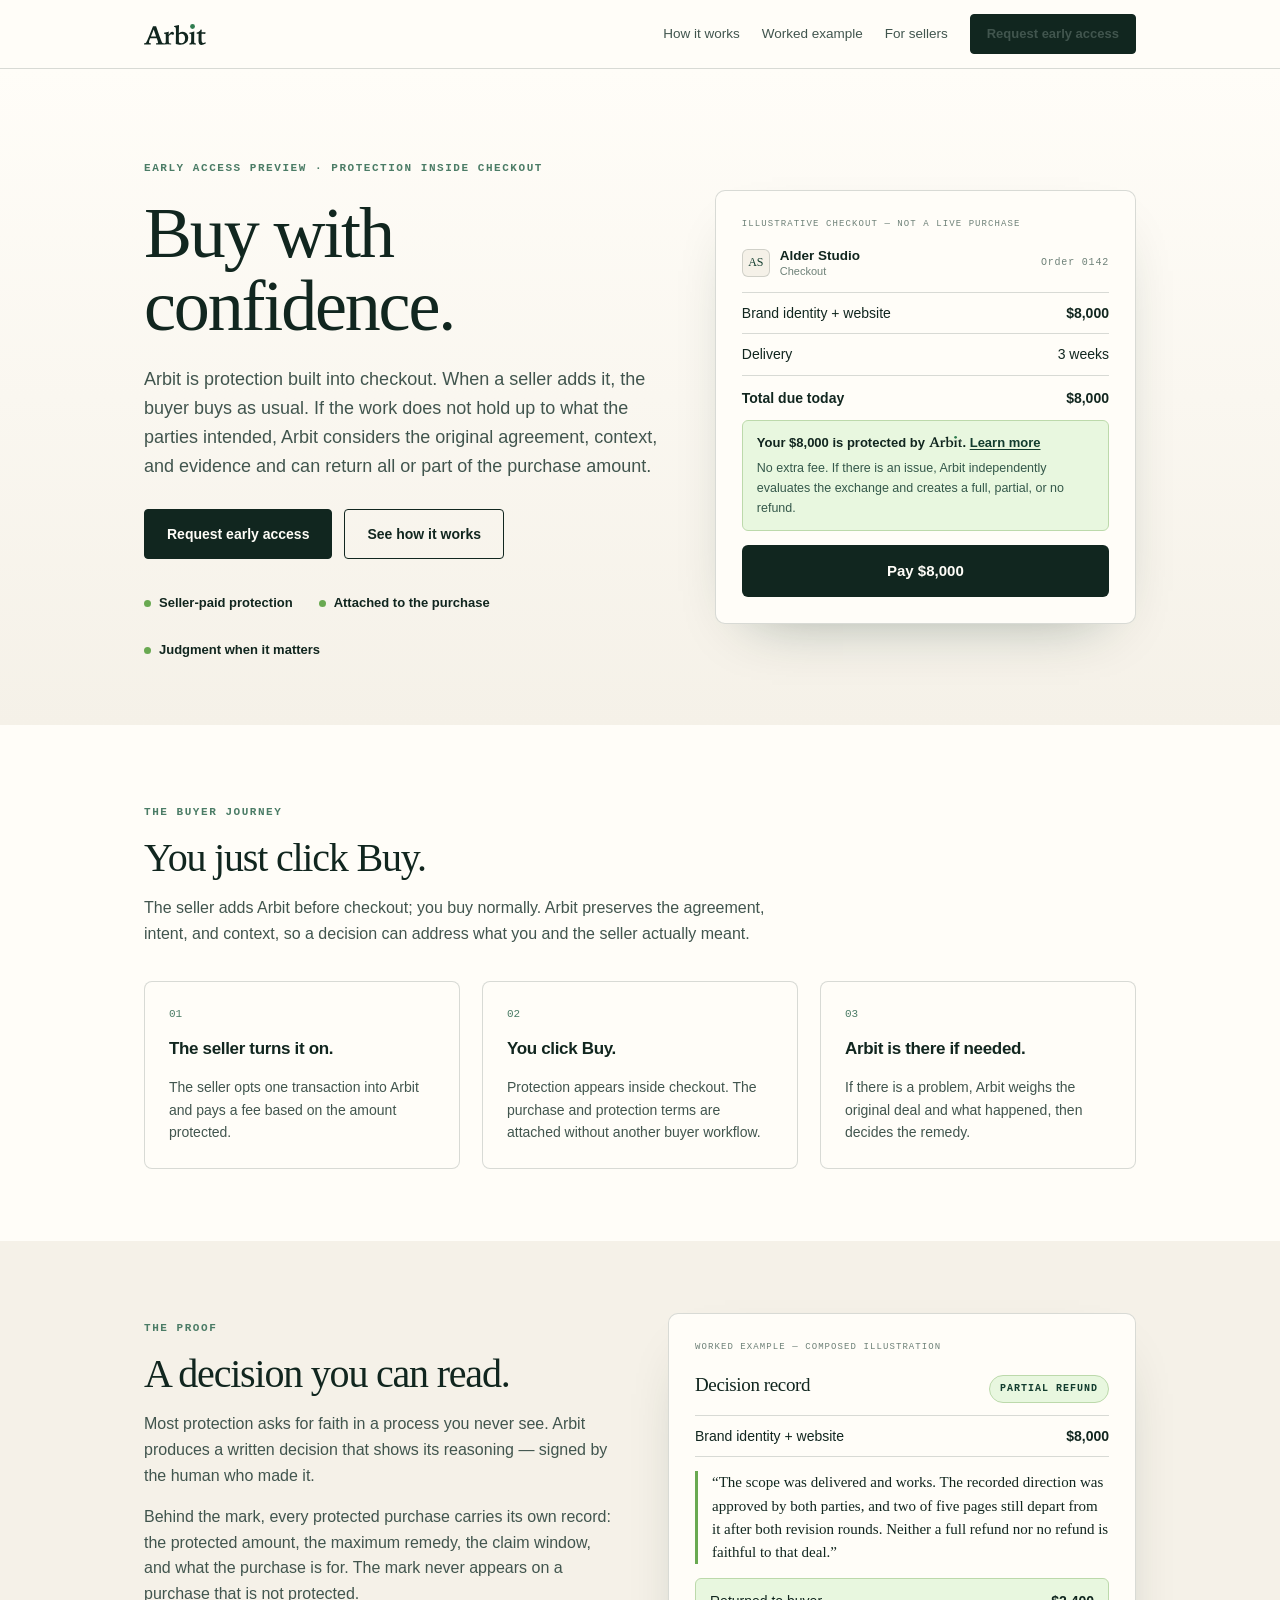
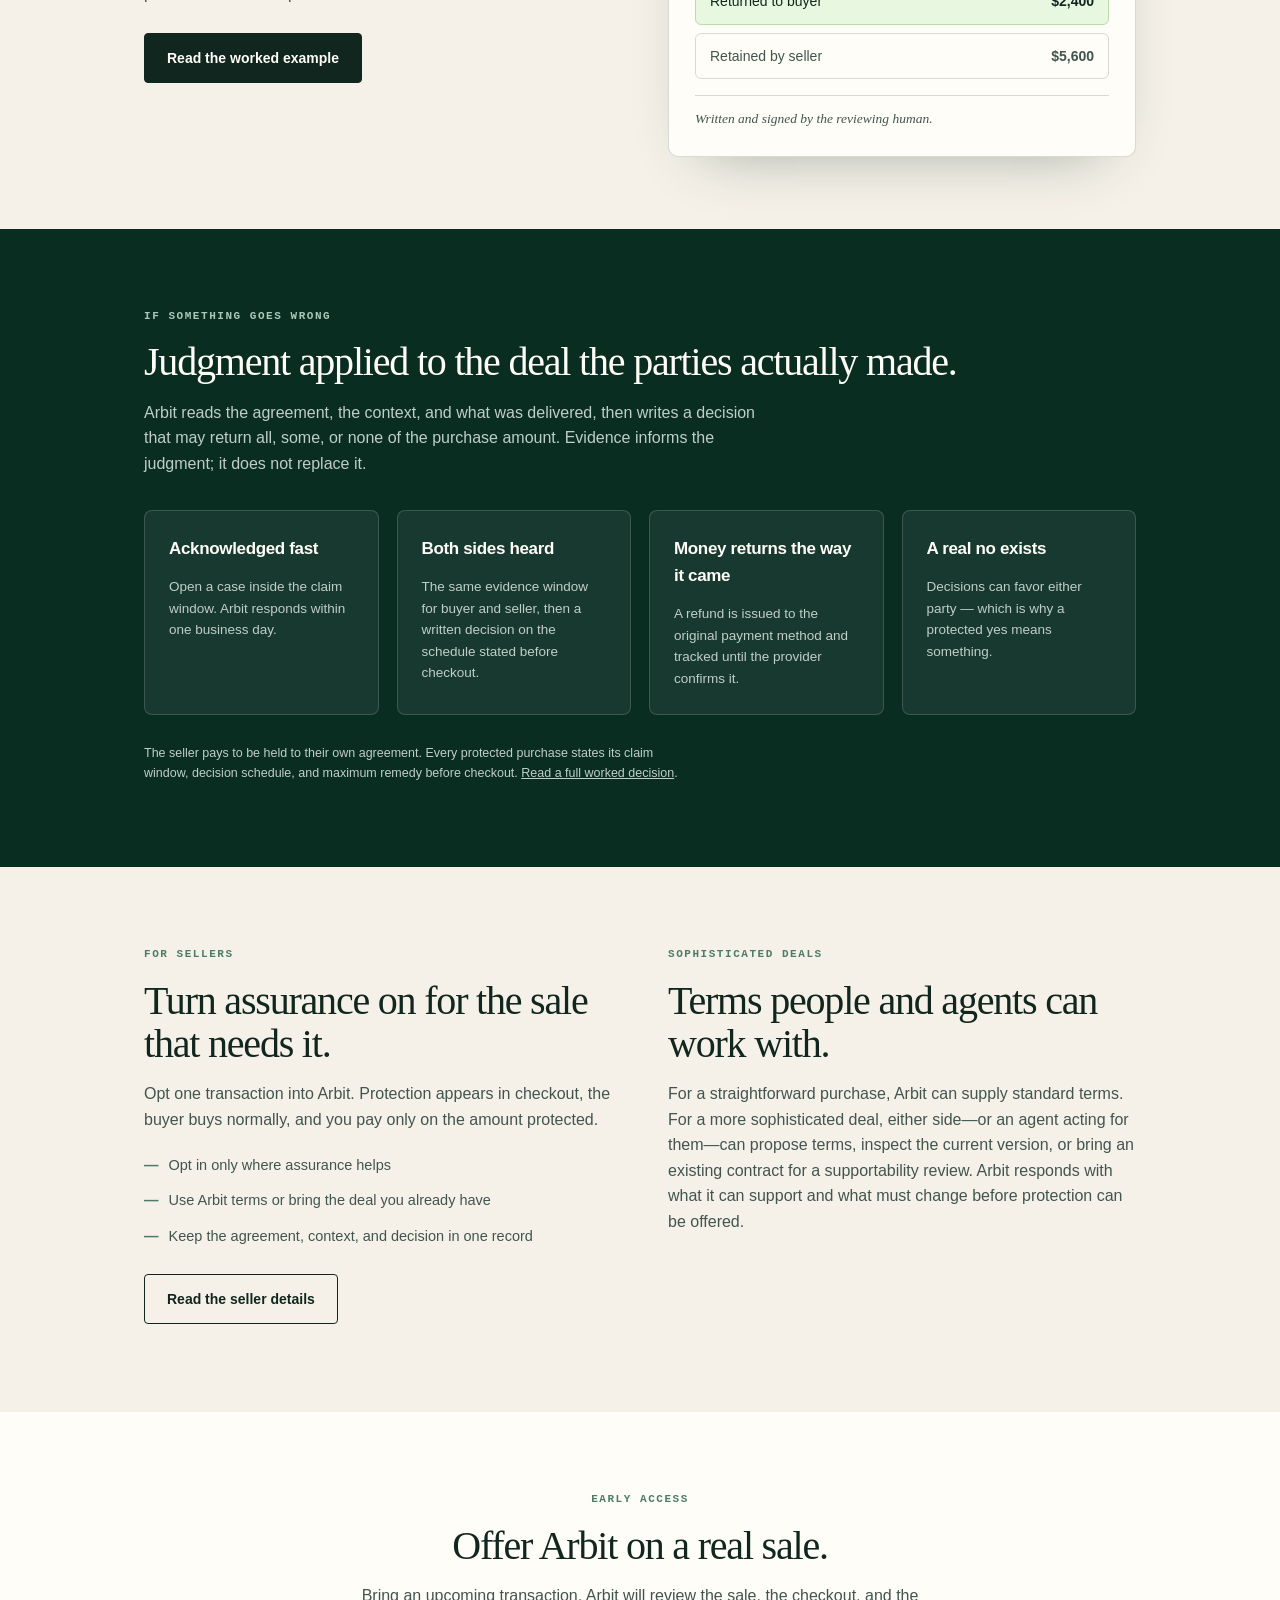
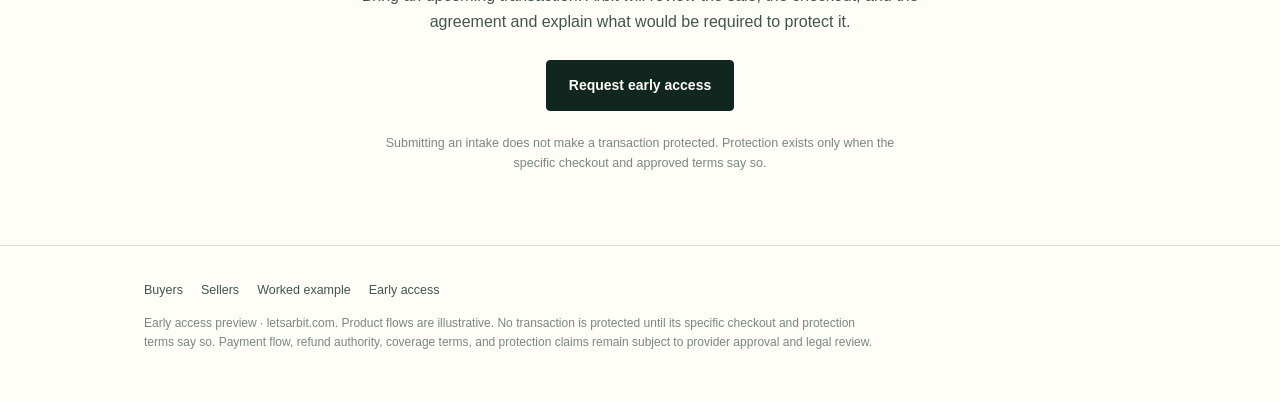
<file: index.html>
<!doctype html>
<html lang="en">
<head>
  <meta charset="utf-8" />
  <meta name="viewport" content="width=device-width, initial-scale=1" />
  <title>Arbit — Buy with confidence</title>
  <meta name="description" content="Arbit is seller-paid protection built into checkout for purchases where acceptance requires judgment. The buyer buys as usual and has a path to a full or partial refund when the work does not hold up." />
  <link rel="canonical" href="https://letsarbit.com/" />
  <link rel="icon" href="/favicon.svg" type="image/svg+xml" />
  <link rel="stylesheet" href="/styles.css" />
  <meta property="og:type" content="website" />
  <meta property="og:title" content="Arbit — Buy with confidence" />
  <meta property="og:description" content="Seller-paid protection inside checkout. If the work does not hold up to what the parties intended, Arbit considers the agreement, context, and evidence and may return all, some, or none of the purchase amount." />
  <meta property="og:url" content="https://letsarbit.com/" />
  <meta property="og:image" content="https://letsarbit.com/og-checkout.png" />
  <meta name="twitter:card" content="summary_large_image" />
  <meta name="twitter:title" content="Arbit — Buy with confidence" />
  <meta name="twitter:description" content="Seller-paid protection inside checkout, for purchases where acceptance requires judgment." />
  <meta name="twitter:image" content="https://letsarbit.com/og-checkout.png" />
</head>
<body>
  <svg xmlns="http://www.w3.org/2000/svg" style="display: none" aria-hidden="true"><symbol id="arbit-wordmark" viewBox="-24 -1621 4901 1660"><path fill="currentColor" d="M743 -1194 525 -641Q563 -640 606 -640Q648 -639 719 -639Q801 -639 847 -640Q893 -640 933 -641ZM688 -1434H932Q1076 -1012 1206 -658Q1337 -305 1389 -188Q1411 -135 1444 -112Q1478 -90 1534 -90H1556V0Q1429 -6 1361 -8Q1293 -10 1247 -10Q1203 -10 1133 -8Q1063 -6 930 0V-90H948Q1027 -90 1055 -108Q1083 -126 1083 -172Q1083 -186 1080 -205Q1076 -224 1065 -258L983 -500Q926 -501 833 -502Q740 -504 717 -504Q674 -504 544 -501Q497 -500 471 -500L467 -490Q369 -251 369 -188Q369 -136 398 -113Q428 -90 496 -90H514V0Q400 -6 337 -8Q274 -10 233 -10Q199 -10 144 -8Q88 -6 -18 0V-90Q54 -90 97 -115Q140 -140 170 -199Q213 -277 364 -635Q515 -993 688 -1434Z M1938 -1030Q1931 -936 1927 -869Q1923 -802 1922 -752Q2011 -901 2075 -956Q2139 -1012 2215 -1012Q2268 -1012 2307 -973Q2346 -934 2346 -879Q2346 -828 2321 -798Q2297 -768 2256 -768Q2233 -768 2192 -784Q2151 -801 2127 -801Q2082 -801 2037 -767Q1992 -733 1932 -653Q1932 -621 1931 -555Q1930 -489 1930 -455V-344Q1930 -171 1961 -126Q1992 -82 2082 -82Q2088 -82 2101 -83Q2115 -84 2123 -84V0H2120Q1897 -14 1830 -14Q1777 -14 1561 -1H1541V-86H1568Q1643 -86 1670 -123Q1697 -160 1697 -299V-420V-637Q1697 -787 1678 -822Q1660 -858 1609 -858Q1603 -858 1587 -856Q1571 -853 1561 -852L1553 -932Q1648 -947 1743 -971Q1838 -995 1938 -1030Z M2747 -154Q2789 -130 2831 -118Q2873 -106 2917 -106Q3060 -106 3142 -202Q3224 -298 3224 -465Q3224 -642 3145 -747Q3067 -852 2935 -852Q2887 -852 2837 -836Q2788 -820 2735 -787Q2734 -732 2733 -675Q2733 -618 2733 -528Q2733 -343 2736 -264Q2739 -184 2747 -154ZM2747 -1550Q2739 -1365 2735 -1202Q2731 -1039 2731 -893Q2818 -956 2895 -986Q2972 -1016 3048 -1016Q3228 -1016 3352 -878Q3476 -740 3476 -537Q3476 -291 3304 -134Q3133 23 2855 23Q2760 23 2668 9Q2576 -5 2489 -33Q2495 -371 2498 -589Q2501 -807 2501 -905V-1032Q2501 -1259 2481 -1322Q2461 -1386 2405 -1386Q2401 -1386 2390 -1384Q2380 -1383 2362 -1381L2354 -1464Q2451 -1478 2548 -1499Q2646 -1520 2747 -1550Z M3954 -1024Q3948 -808 3944 -647Q3941 -486 3941 -383V-266Q3941 -149 3964 -116Q3988 -84 4054 -84Q4059 -84 4069 -85Q4080 -86 4087 -86V0Q3995 -6 3926 -9Q3857 -12 3812 -12Q3774 -12 3709 -9Q3645 -6 3556 0V-86H3577Q3705 -86 3706 -322Q3706 -360 3706 -381L3708 -594V-682Q3708 -794 3690 -826Q3672 -858 3620 -858Q3613 -858 3588 -856Q3577 -855 3571 -854L3556 -934Q3662 -948 3760 -970Q3858 -992 3954 -1024Z M4457 -1196 4545 -1171Q4539 -1115 4534 -1064Q4530 -1014 4529 -969Q4660 -969 4724 -971Q4788 -973 4842 -977L4816 -840Q4753 -845 4680 -848Q4608 -850 4529 -849Q4526 -717 4524 -624Q4523 -530 4523 -477Q4523 -258 4554 -192Q4586 -125 4666 -125Q4698 -125 4739 -138Q4780 -151 4832 -178L4871 -94Q4761 -32 4675 0Q4589 33 4533 33Q4405 33 4344 -48Q4283 -128 4283 -297Q4283 -330 4288 -514Q4294 -698 4294 -850Q4292 -850 4246 -848Q4201 -846 4140 -844V-940Q4256 -957 4334 -1020Q4413 -1084 4457 -1196Z"/><circle class="wm-dot" fill="var(--wm-dot, #2F7C4F)" cx="3813" cy="-1424" r="190"/></symbol></svg>
  <header class="site-header">
    <div class="shell">
      <a class="brand" href="/" aria-label="Arbit — home"><svg class="wordmark" aria-hidden="true"><use href="#arbit-wordmark"/></svg></a>
      <nav class="site-nav" aria-label="Site">
        <a href="#how">How it works</a>
        <a href="/example/">Worked example</a>
        <a href="/sellers/">For sellers</a>
        <a class="button button-primary" href="https://docs.google.com/forms/d/e/1FAIpQLSddzPpp5G_iaAzsoIk1pNGUEjAHXrJcm-jDqN_BKtw1jYi1hw/viewform" target="_blank" rel="noopener">Request early access</a>
      </nav>
    </div>
  </header>

  <main>
    <section class="hero">
      <div class="shell hero-grid">
        <div>
          <span class="kicker">Early access preview · Protection inside checkout</span>
          <h1>Buy with confidence.</h1>
          <p class="lede">Arbit is protection built into checkout. When a seller adds it, the buyer buys as usual. If the work does not hold up to what the parties intended, Arbit considers the original agreement, context, and evidence and can return all or part of the purchase amount.</p>
          <div class="hero-ctas">
            <a class="button button-primary" href="https://docs.google.com/forms/d/e/1FAIpQLSddzPpp5G_iaAzsoIk1pNGUEjAHXrJcm-jDqN_BKtw1jYi1hw/viewform" target="_blank" rel="noopener">Request early access</a>
            <a class="button button-ghost" href="#how">See how it works</a>
          </div>
          <ul class="assurances">
            <li>Seller-paid protection</li>
            <li>Attached to the purchase</li>
            <li>Judgment when it matters</li>
          </ul>
        </div>

        <div class="checkout-card" aria-label="Illustrative protected checkout">
          <span class="demo-tag">Illustrative checkout — not a live purchase</span>
          <div class="merchant-row">
            <span class="merchant-avatar" aria-hidden="true">AS</span>
            <div class="merchant-meta">
              <strong>Alder Studio</strong>
              <span>Checkout</span>
            </div>
            <span class="order-num">Order 0142</span>
          </div>
          <div class="order-row"><span>Brand identity + website</span><strong>$8,000</strong></div>
          <div class="order-row"><span>Delivery</span><span>3 weeks</span></div>
          <div class="order-row total"><span>Total due today</span><strong>$8,000</strong></div>
          <div class="protection-slot">
            <div class="protection-clip">
              <div class="protection-strip">
                <p class="protection-line">Your $8,000 is protected by <svg class="wordmark" role="img" aria-label="Arbit"><use href="#arbit-wordmark"/></svg>. <button class="protection-learn" type="button" data-arbit-learn>Learn more</button></p>
                <p class="protection-sub">No extra fee. If there is an issue, Arbit independently evaluates the exchange and creates a full, partial, or no refund.</p>
              </div>
            </div>
          </div>
          <span class="buy-button" role="presentation">Pay $8,000</span>
        </div>

        <dialog class="arbit-modal" id="arbit-modal" aria-labelledby="arbit-modal-title">
          <div class="modal-body">
            <div class="modal-head">
              <span class="modal-lockup">
                <svg class="wordmark" role="img" aria-label="Arbit"><use href="#arbit-wordmark"/></svg>
                <span class="modal-merchant">Alder Studio</span>
              </span>
              <form method="dialog"><button class="modal-close" aria-label="Close">×</button></form>
            </div>
            <h3 class="modal-title" id="arbit-modal-title">This purchase is protected.</h3>
            <p class="modal-sub">Alder Studio pays for Arbit protection on this order. Your price does not change.</p>
            <p class="modal-coverage">Protection on your $8,000 purchase</p>
            <ul class="modal-points">
              <li><strong>Attached to the purchase.</strong> The agreement, price, and delivery terms are on record before you pay.</li>
              <li><strong>Independent review.</strong> If there is a problem, Arbit weighs what you and the seller agreed to, the context, and what was delivered.</li>
              <li><strong>Reasoned outcome.</strong> The decision may return all, some, or none of the purchase amount — with the reasoning in writing.</li>
            </ul>
            <form method="dialog"><button class="button button-primary modal-cta">Continue to checkout</button></form>
            <p class="modal-fine">Plain terms, no asterisks: the full protection terms are shown before you pay — see a <a href="/example/">worked example</a>. This preview is illustrative; no transaction is protected until its specific checkout and approved terms say so.</p>
          </div>
        </dialog>
      </div>
    </section>

    <section class="band" id="how">
      <div class="shell">
        <span class="kicker">The buyer journey</span>
        <h2>You just click Buy.</h2>
        <p style="max-width: 40em;">The seller adds Arbit before checkout; you buy normally. Arbit preserves the agreement, intent, and context, so a decision can address what you and the seller actually meant.</p>
        <div class="step-grid">
          <div class="step">
            <span class="num">01</span>
            <h3>The seller turns it on.</h3>
            <p>The seller opts one transaction into Arbit and pays a fee based on the amount protected.</p>
          </div>
          <div class="step">
            <span class="num">02</span>
            <h3>You click Buy.</h3>
            <p>Protection appears inside checkout. The purchase and protection terms are attached without another buyer workflow.</p>
          </div>
          <div class="step">
            <span class="num">03</span>
            <h3>Arbit is there if needed.</h3>
            <p>If there is a problem, Arbit weighs the original deal and what happened, then decides the remedy.</p>
          </div>
        </div>
      </div>
    </section>

    <section class="band alt" id="decision">
      <div class="shell split">
        <div>
          <span class="kicker">The proof</span>
          <h2>A decision you can read.</h2>
          <p>Most protection asks for faith in a process you never see. Arbit produces a written decision that shows its reasoning — signed by the human who made it.</p>
          <p>Behind the mark, every protected purchase carries its own record: the protected amount, the maximum remedy, the claim window, and what the purchase is for. The mark never appears on a purchase that is not protected.</p>
          <p style="margin-top: 26px;"><a class="button button-primary" href="/example/">Read the worked example</a></p>
        </div>
        <div class="record-card" aria-label="Excerpt of a sample decision record">
          <span class="sample-tag">Worked example — composed illustration</span>
          <div class="record-head">
            <span class="record-title">Decision record</span>
            <span class="pill">Partial refund</span>
          </div>
          <div class="order-row"><span>Brand identity + website</span><strong>$8,000</strong></div>
          <p class="record-quote">“The scope was delivered and works. The recorded direction was approved by both parties, and two of five pages still depart from it after both revision rounds. Neither a full refund nor no refund is faithful to that deal.”</p>
          <div class="remedy-row"><span>Returned to buyer</span><strong>$2,400</strong></div>
          <div class="remedy-row muted"><span>Retained by seller</span><strong>$5,600</strong></div>
          <p class="sig">Written and signed by the reviewing human.</p>
        </div>
      </div>
    </section>

    <section class="band deep" id="remedy">
      <div class="shell">
        <span class="kicker">If something goes wrong</span>
        <h2>Judgment applied to the deal the parties actually made.</h2>
        <p style="max-width: 40em;">Arbit reads the agreement, the context, and what was delivered, then writes a decision that may return all, some, or none of the purchase amount. Evidence informs the judgment; it does not replace it.</p>
        <div class="fact-grid">
          <div class="card">
            <h3>Acknowledged fast</h3>
            <p>Open a case inside the claim window. Arbit responds within one business day.</p>
          </div>
          <div class="card">
            <h3>Both sides heard</h3>
            <p>The same evidence window for buyer and seller, then a written decision on the schedule stated before checkout.</p>
          </div>
          <div class="card">
            <h3>Money returns the way it came</h3>
            <p>A refund is issued to the original payment method and tracked until the provider confirms it.</p>
          </div>
          <div class="card">
            <h3>A real no exists</h3>
            <p>Decisions can favor either party — which is why a protected yes means something.</p>
          </div>
        </div>
        <p class="fine" style="margin-top: 28px;">The seller pays to be held to their own agreement. Every protected purchase states its claim window, decision schedule, and maximum remedy before checkout. <a href="/example/">Read a full worked decision</a>.</p>
      </div>
    </section>

    <section class="band alt">
      <div class="shell split">
        <div>
          <span class="kicker">For sellers</span>
          <h2>Turn assurance on for the sale that needs it.</h2>
          <p>Opt one transaction into Arbit. Protection appears in checkout, the buyer buys normally, and you pay only on the amount protected.</p>
          <ul class="checklist">
            <li>Opt in only where assurance helps</li>
            <li>Use Arbit terms or bring the deal you already have</li>
            <li>Keep the agreement, context, and decision in one record</li>
          </ul>
          <p style="margin-top: 26px;"><a class="button button-ghost" href="/sellers/">Read the seller details</a></p>
        </div>
        <div>
          <span class="kicker">Sophisticated deals</span>
          <h2>Terms people and agents can work with.</h2>
          <p>For a straightforward purchase, Arbit can supply standard terms. For a more sophisticated deal, either side—or an agent acting for them—can propose terms, inspect the current version, or bring an existing contract for a supportability review. Arbit responds with what it can support and what must change before protection can be offered.</p>
        </div>
      </div>
    </section>

    <section class="band">
      <div class="shell cta-panel">
        <span class="kicker">Early access</span>
        <h2>Offer Arbit on a real sale.</h2>
        <p>Bring an upcoming transaction. Arbit will review the sale, the checkout, and the agreement and explain what would be required to protect it.</p>
        <a class="button button-primary" href="https://docs.google.com/forms/d/e/1FAIpQLSddzPpp5G_iaAzsoIk1pNGUEjAHXrJcm-jDqN_BKtw1jYi1hw/viewform" target="_blank" rel="noopener">Request early access</a>
        <p class="fine" style="margin: 22px auto 0;">Submitting an intake does not make a transaction protected. Protection exists only when the specific checkout and approved terms say so.</p>
      </div>
    </section>
  </main>

  <footer class="site-footer">
    <div class="shell">
      <div class="foot-nav">
        <a href="/">Buyers</a>
        <a href="/sellers/">Sellers</a>
        <a href="/example/">Worked example</a>
        <a href="https://docs.google.com/forms/d/e/1FAIpQLSddzPpp5G_iaAzsoIk1pNGUEjAHXrJcm-jDqN_BKtw1jYi1hw/viewform" target="_blank" rel="noopener">Early access</a>
      </div>
      <p>Early access preview · letsarbit.com. Product flows are illustrative. No transaction is protected until its specific checkout and protection terms say so. Payment flow, refund authority, coverage terms, and protection claims remain subject to provider approval and legal review.</p>
    </div>
  </footer>
  <script>
    (() => {
      const modal = document.getElementById('arbit-modal');
      if (!modal) return;
      document.querySelectorAll('[data-arbit-learn]').forEach((b) => b.addEventListener('click', () => modal.showModal()));
      modal.addEventListener('click', (e) => { if (e.target === modal) modal.close(); });
    })();
  </script>
</body>
</html>
</file>
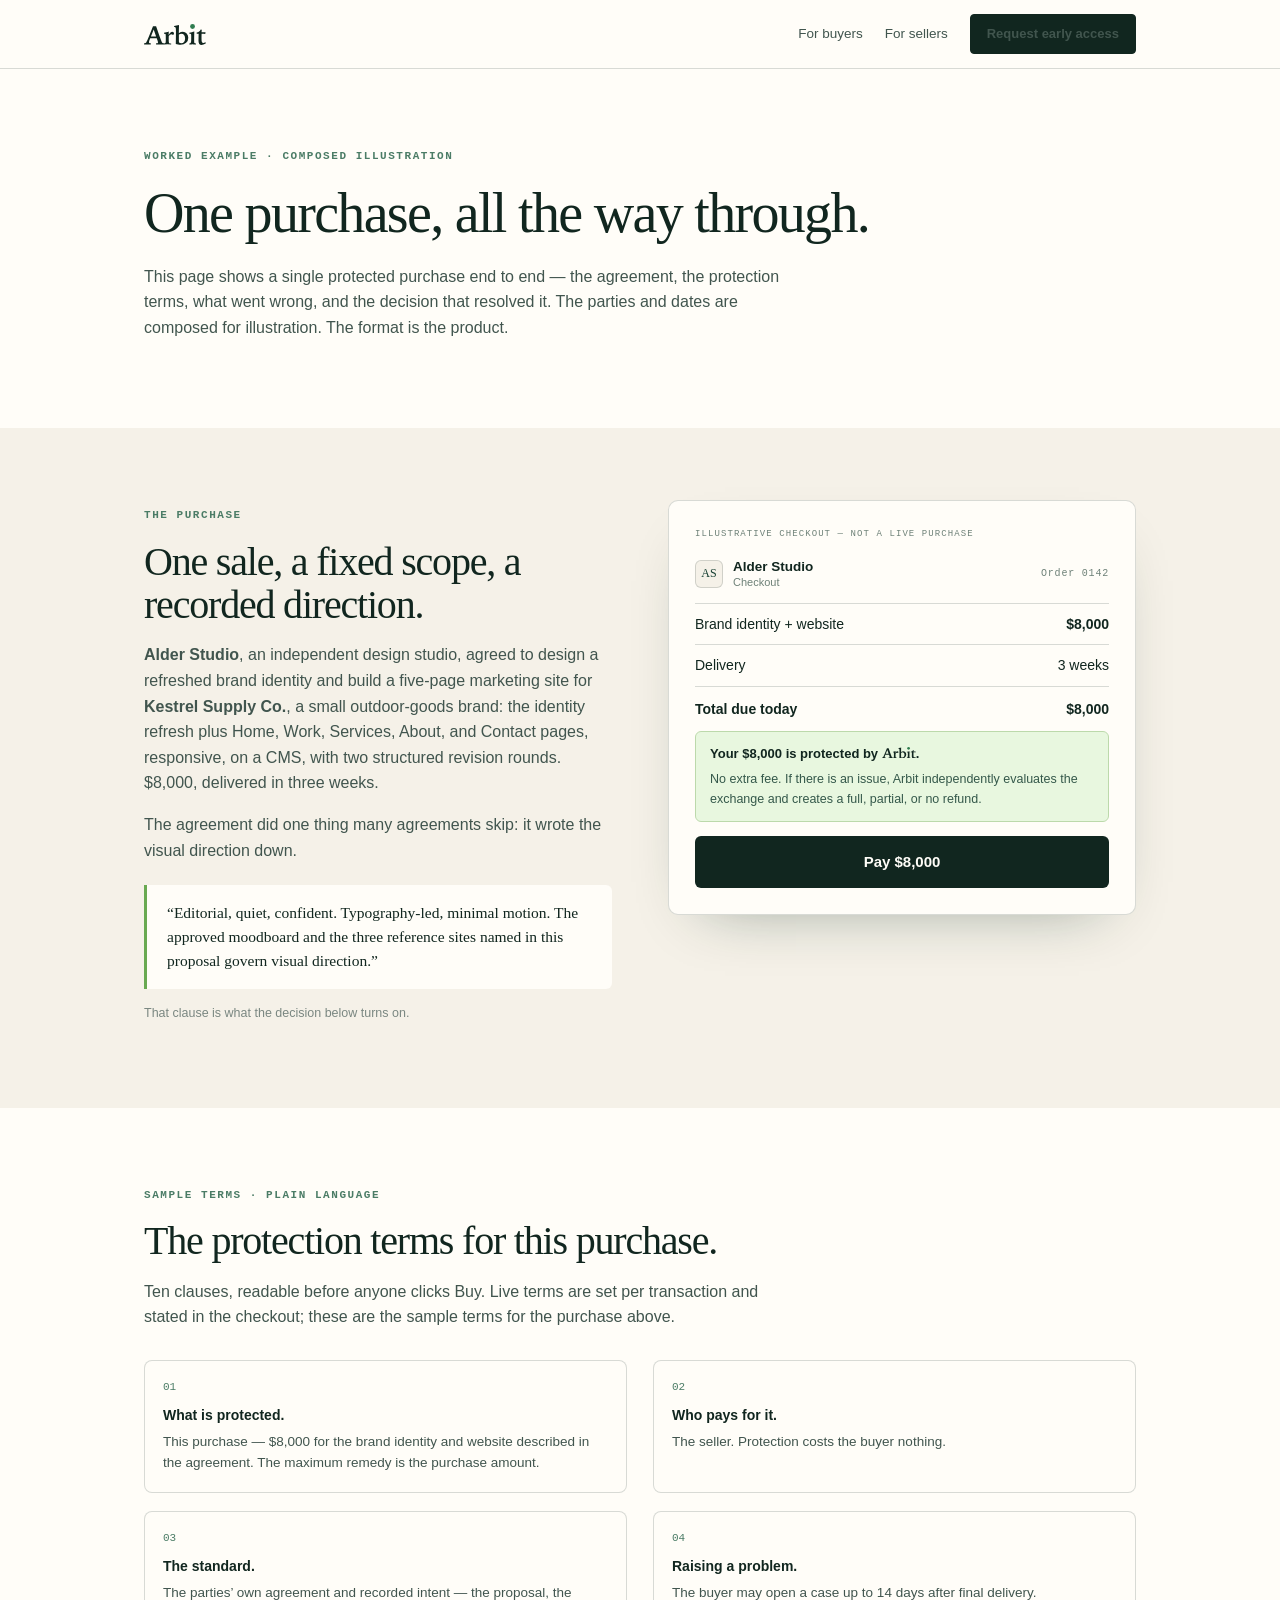
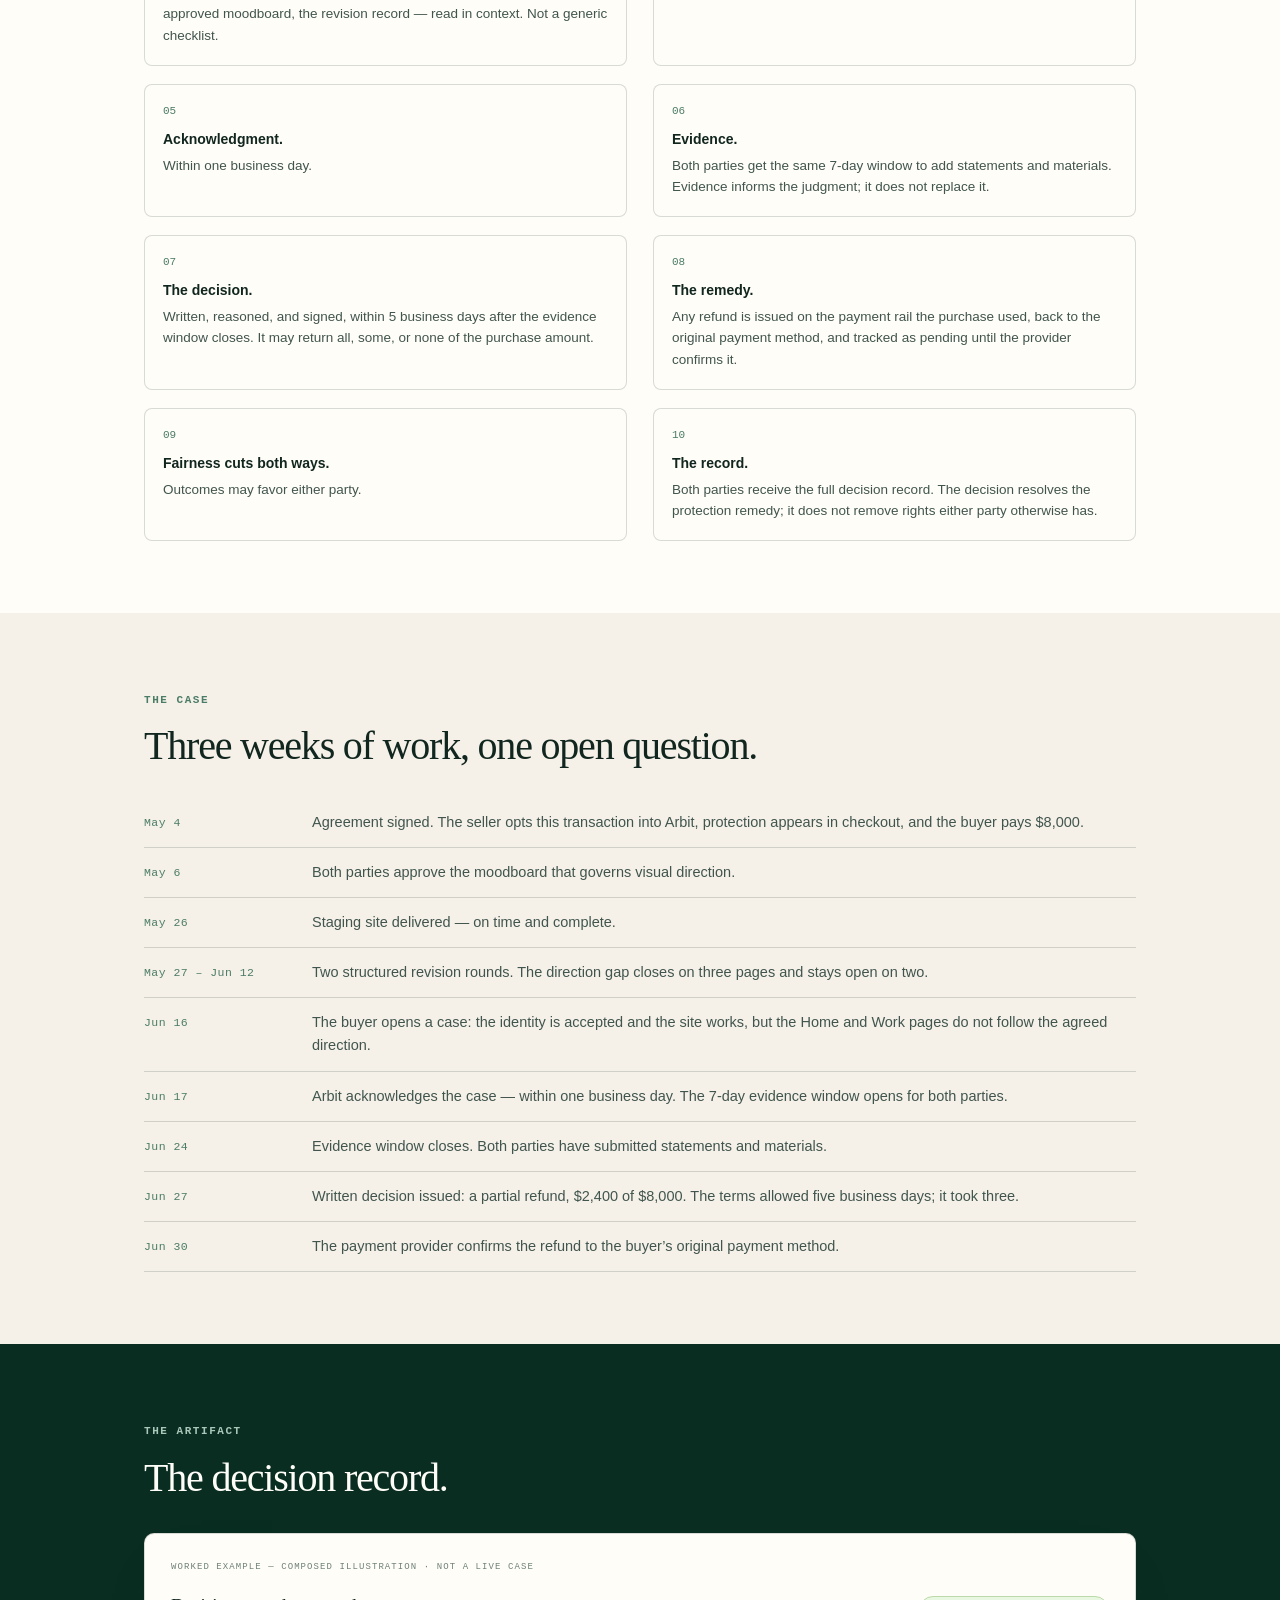
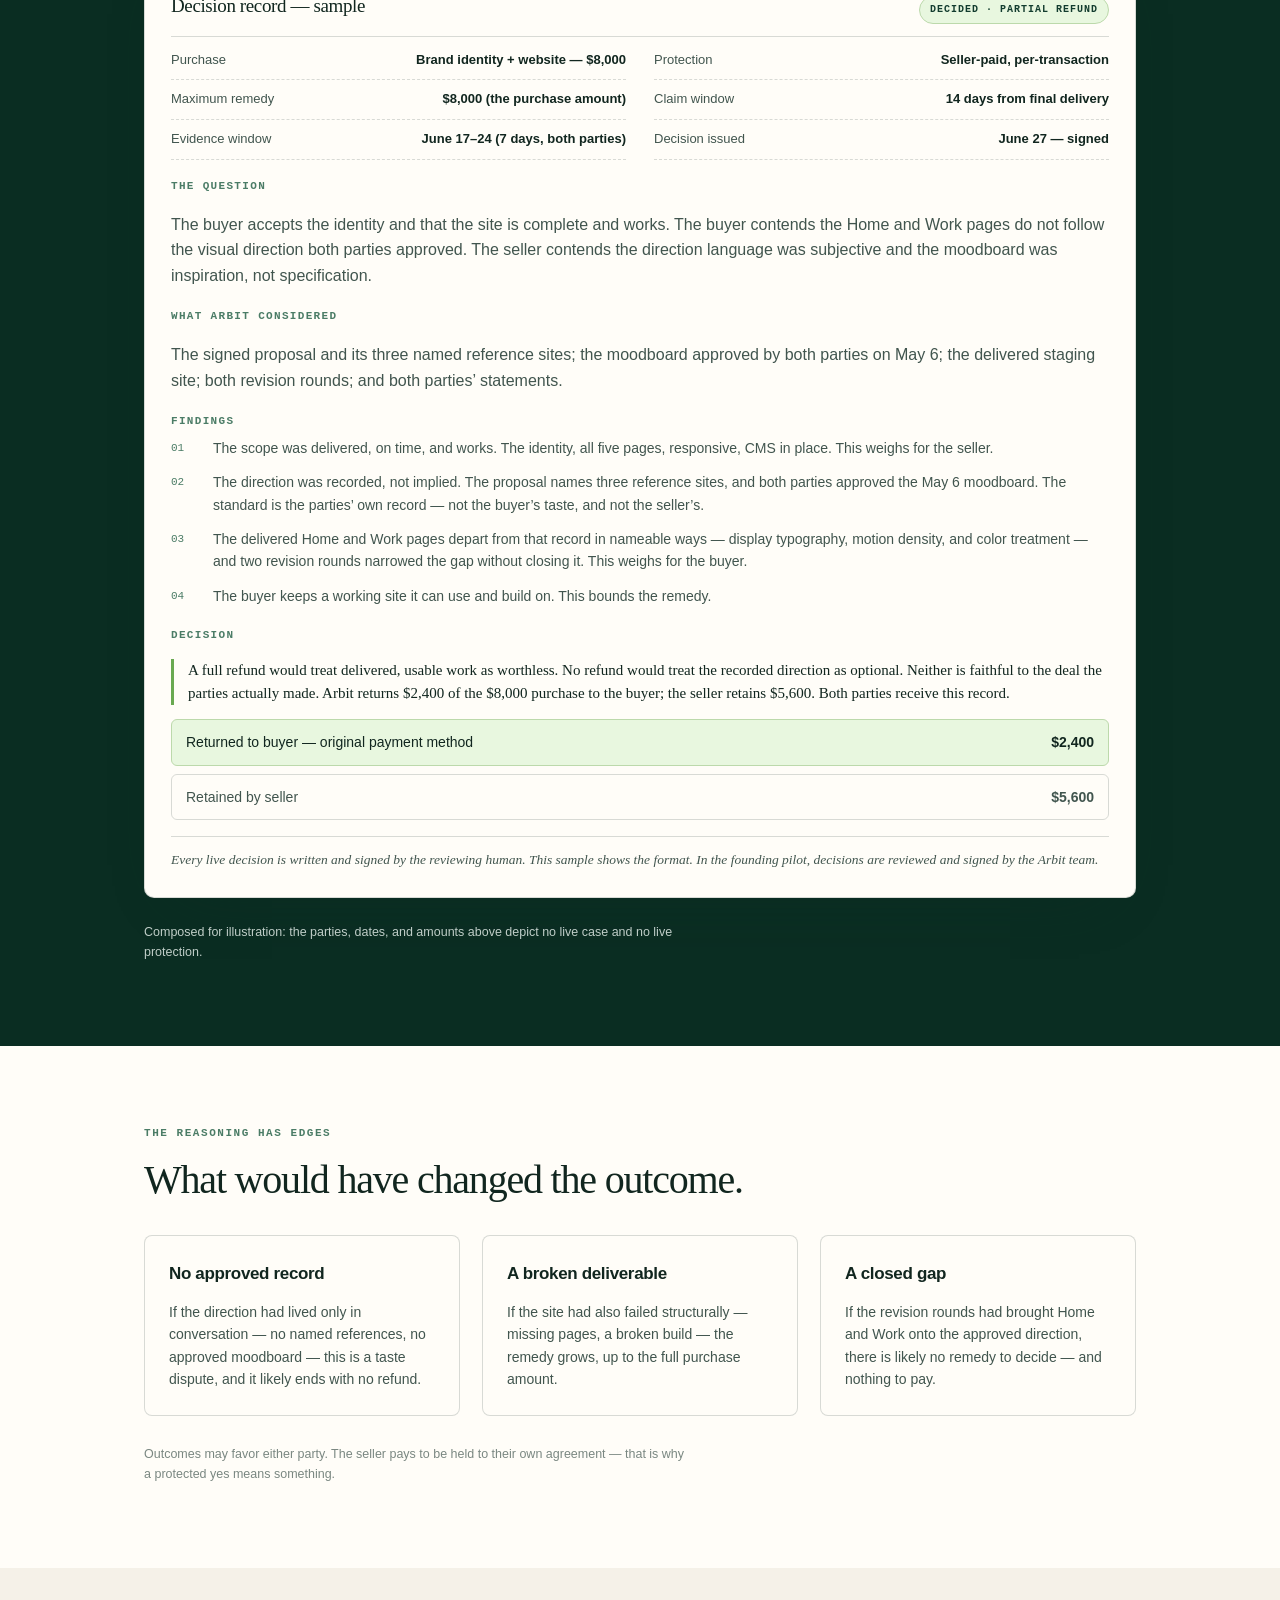
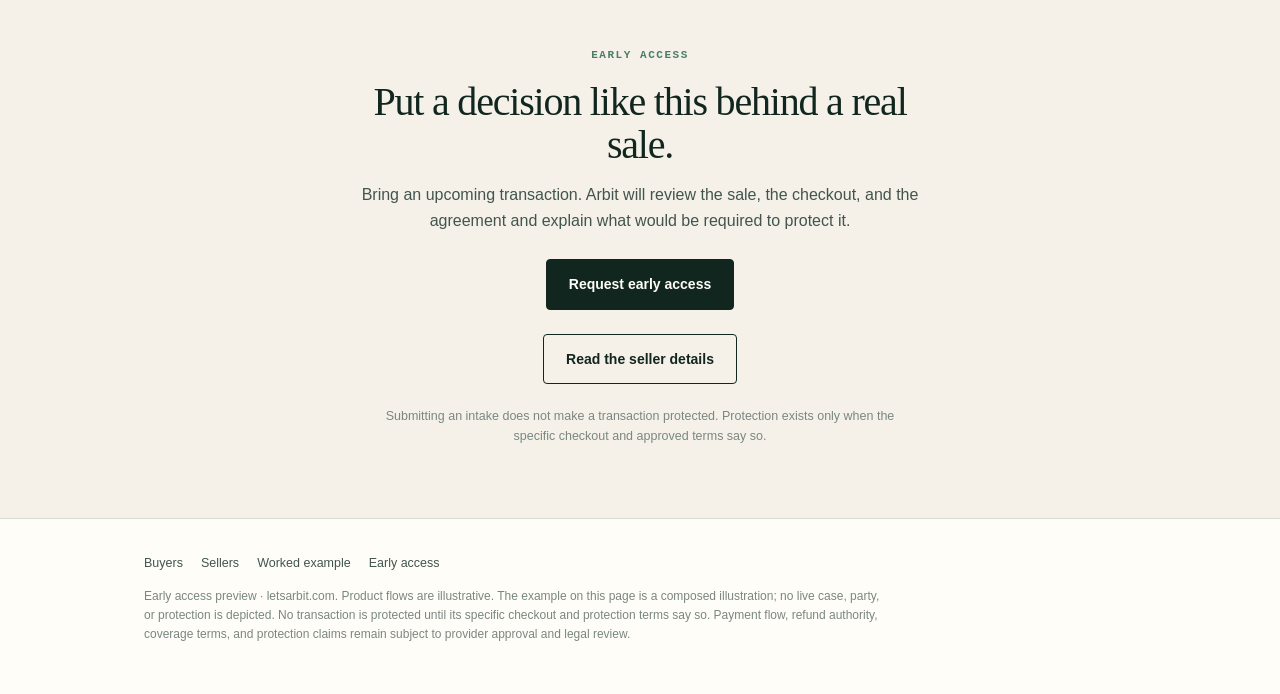
<file: example/index.html>
<!doctype html>
<html lang="en">
<head>
  <meta charset="utf-8" />
  <meta name="viewport" content="width=device-width, initial-scale=1" />
  <title>Arbit — A worked decision, start to finish</title>
  <meta name="description" content="One composed purchase shown end to end: the agreement, plain-language protection terms, the case, and a written, reasoned, signed decision returning $2,400 of an $8,000 purchase." />
  <link rel="canonical" href="https://letsarbit.com/example/" />
  <link rel="icon" href="/favicon.svg" type="image/svg+xml" />
  <link rel="stylesheet" href="/styles.css" />
  <meta property="og:type" content="website" />
  <meta property="og:title" content="Arbit — A worked decision, start to finish" />
  <meta property="og:description" content="The agreement, the protection terms, the case, and a written decision that shows its reasoning. A composed example of what Arbit produces." />
  <meta property="og:url" content="https://letsarbit.com/example/" />
  <meta property="og:image" content="https://letsarbit.com/og-checkout.png" />
  <meta name="twitter:card" content="summary_large_image" />
  <meta name="twitter:title" content="Arbit — A worked decision, start to finish" />
  <meta name="twitter:description" content="A composed example of what Arbit produces: agreement, terms, case, and a written, reasoned decision." />
  <meta name="twitter:image" content="https://letsarbit.com/og-checkout.png" />
</head>
<body>
  <svg xmlns="http://www.w3.org/2000/svg" style="display: none" aria-hidden="true"><symbol id="arbit-wordmark" viewBox="-24 -1621 4901 1660"><path fill="currentColor" d="M743 -1194 525 -641Q563 -640 606 -640Q648 -639 719 -639Q801 -639 847 -640Q893 -640 933 -641ZM688 -1434H932Q1076 -1012 1206 -658Q1337 -305 1389 -188Q1411 -135 1444 -112Q1478 -90 1534 -90H1556V0Q1429 -6 1361 -8Q1293 -10 1247 -10Q1203 -10 1133 -8Q1063 -6 930 0V-90H948Q1027 -90 1055 -108Q1083 -126 1083 -172Q1083 -186 1080 -205Q1076 -224 1065 -258L983 -500Q926 -501 833 -502Q740 -504 717 -504Q674 -504 544 -501Q497 -500 471 -500L467 -490Q369 -251 369 -188Q369 -136 398 -113Q428 -90 496 -90H514V0Q400 -6 337 -8Q274 -10 233 -10Q199 -10 144 -8Q88 -6 -18 0V-90Q54 -90 97 -115Q140 -140 170 -199Q213 -277 364 -635Q515 -993 688 -1434Z M1938 -1030Q1931 -936 1927 -869Q1923 -802 1922 -752Q2011 -901 2075 -956Q2139 -1012 2215 -1012Q2268 -1012 2307 -973Q2346 -934 2346 -879Q2346 -828 2321 -798Q2297 -768 2256 -768Q2233 -768 2192 -784Q2151 -801 2127 -801Q2082 -801 2037 -767Q1992 -733 1932 -653Q1932 -621 1931 -555Q1930 -489 1930 -455V-344Q1930 -171 1961 -126Q1992 -82 2082 -82Q2088 -82 2101 -83Q2115 -84 2123 -84V0H2120Q1897 -14 1830 -14Q1777 -14 1561 -1H1541V-86H1568Q1643 -86 1670 -123Q1697 -160 1697 -299V-420V-637Q1697 -787 1678 -822Q1660 -858 1609 -858Q1603 -858 1587 -856Q1571 -853 1561 -852L1553 -932Q1648 -947 1743 -971Q1838 -995 1938 -1030Z M2747 -154Q2789 -130 2831 -118Q2873 -106 2917 -106Q3060 -106 3142 -202Q3224 -298 3224 -465Q3224 -642 3145 -747Q3067 -852 2935 -852Q2887 -852 2837 -836Q2788 -820 2735 -787Q2734 -732 2733 -675Q2733 -618 2733 -528Q2733 -343 2736 -264Q2739 -184 2747 -154ZM2747 -1550Q2739 -1365 2735 -1202Q2731 -1039 2731 -893Q2818 -956 2895 -986Q2972 -1016 3048 -1016Q3228 -1016 3352 -878Q3476 -740 3476 -537Q3476 -291 3304 -134Q3133 23 2855 23Q2760 23 2668 9Q2576 -5 2489 -33Q2495 -371 2498 -589Q2501 -807 2501 -905V-1032Q2501 -1259 2481 -1322Q2461 -1386 2405 -1386Q2401 -1386 2390 -1384Q2380 -1383 2362 -1381L2354 -1464Q2451 -1478 2548 -1499Q2646 -1520 2747 -1550Z M3954 -1024Q3948 -808 3944 -647Q3941 -486 3941 -383V-266Q3941 -149 3964 -116Q3988 -84 4054 -84Q4059 -84 4069 -85Q4080 -86 4087 -86V0Q3995 -6 3926 -9Q3857 -12 3812 -12Q3774 -12 3709 -9Q3645 -6 3556 0V-86H3577Q3705 -86 3706 -322Q3706 -360 3706 -381L3708 -594V-682Q3708 -794 3690 -826Q3672 -858 3620 -858Q3613 -858 3588 -856Q3577 -855 3571 -854L3556 -934Q3662 -948 3760 -970Q3858 -992 3954 -1024Z M4457 -1196 4545 -1171Q4539 -1115 4534 -1064Q4530 -1014 4529 -969Q4660 -969 4724 -971Q4788 -973 4842 -977L4816 -840Q4753 -845 4680 -848Q4608 -850 4529 -849Q4526 -717 4524 -624Q4523 -530 4523 -477Q4523 -258 4554 -192Q4586 -125 4666 -125Q4698 -125 4739 -138Q4780 -151 4832 -178L4871 -94Q4761 -32 4675 0Q4589 33 4533 33Q4405 33 4344 -48Q4283 -128 4283 -297Q4283 -330 4288 -514Q4294 -698 4294 -850Q4292 -850 4246 -848Q4201 -846 4140 -844V-940Q4256 -957 4334 -1020Q4413 -1084 4457 -1196Z"/><circle class="wm-dot" fill="var(--wm-dot, #2F7C4F)" cx="3813" cy="-1424" r="190"/></symbol></svg>
  <header class="site-header">
    <div class="shell">
      <a class="brand" href="/" aria-label="Arbit — home"><svg class="wordmark" aria-hidden="true"><use href="#arbit-wordmark"/></svg></a>
      <nav class="site-nav" aria-label="Site">
        <a href="/">For buyers</a>
        <a href="/sellers/">For sellers</a>
        <a class="button button-primary" href="https://docs.google.com/forms/d/e/1FAIpQLSddzPpp5G_iaAzsoIk1pNGUEjAHXrJcm-jDqN_BKtw1jYi1hw/viewform" target="_blank" rel="noopener">Request early access</a>
      </nav>
    </div>
  </header>

  <main>
    <section class="band">
      <div class="shell">
        <span class="kicker">Worked example · Composed illustration</span>
        <h1 class="page-title">One purchase, all the way through.</h1>
        <p class="lede" style="max-width: 40em;">This page shows a single protected purchase end to end — the agreement, the protection terms, what went wrong, and the decision that resolved it. The parties and dates are composed for illustration. The format is the product.</p>
      </div>
    </section>

    <section class="band alt">
      <div class="shell split">
        <div>
          <span class="kicker">The purchase</span>
          <h2>One sale, a fixed scope, a recorded direction.</h2>
          <p><strong>Alder Studio</strong>, an independent design studio, agreed to design a refreshed brand identity and build a five-page marketing site for <strong>Kestrel Supply Co.</strong>, a small outdoor-goods brand: the identity refresh plus Home, Work, Services, About, and Contact pages, responsive, on a CMS, with two structured revision rounds. $8,000, delivered in three weeks.</p>
          <p>The agreement did one thing many agreements skip: it wrote the visual direction down.</p>
          <blockquote class="direction-quote">“Editorial, quiet, confident. Typography-led, minimal motion. The approved moodboard and the three reference sites named in this proposal govern visual direction.”</blockquote>
          <p class="fine" style="margin-top: 14px;">That clause is what the decision below turns on.</p>
        </div>
        <div class="checkout-card" aria-label="Illustrative protected checkout">
          <span class="demo-tag">Illustrative checkout — not a live purchase</span>
          <div class="merchant-row">
            <span class="merchant-avatar" aria-hidden="true">AS</span>
            <div class="merchant-meta">
              <strong>Alder Studio</strong>
              <span>Checkout</span>
            </div>
            <span class="order-num">Order 0142</span>
          </div>
          <div class="order-row"><span>Brand identity + website</span><strong>$8,000</strong></div>
          <div class="order-row"><span>Delivery</span><span>3 weeks</span></div>
          <div class="order-row total"><span>Total due today</span><strong>$8,000</strong></div>
          <div class="protection-slot">
            <div class="protection-clip">
              <div class="protection-strip">
                <p class="protection-line">Your $8,000 is protected by <svg class="wordmark" role="img" aria-label="Arbit"><use href="#arbit-wordmark"/></svg>.</p>
                <p class="protection-sub">No extra fee. If there is an issue, Arbit independently evaluates the exchange and creates a full, partial, or no refund.</p>
              </div>
            </div>
          </div>
          <span class="buy-button" role="presentation">Pay $8,000</span>
        </div>
      </div>
    </section>

    <section class="band">
      <div class="shell">
        <span class="kicker">Sample terms · Plain language</span>
        <h2>The protection terms for this purchase.</h2>
        <p style="max-width: 40em;">Ten clauses, readable before anyone clicks Buy. Live terms are set per transaction and stated in the checkout; these are the sample terms for the purchase above.</p>
        <ol class="terms-list">
          <li><strong>What is protected.</strong> This purchase — $8,000 for the brand identity and website described in the agreement. The maximum remedy is the purchase amount.</li>
          <li><strong>Who pays for it.</strong> The seller. Protection costs the buyer nothing.</li>
          <li><strong>The standard.</strong> The parties’ own agreement and recorded intent — the proposal, the approved moodboard, the revision record — read in context. Not a generic checklist.</li>
          <li><strong>Raising a problem.</strong> The buyer may open a case up to 14 days after final delivery.</li>
          <li><strong>Acknowledgment.</strong> Within one business day.</li>
          <li><strong>Evidence.</strong> Both parties get the same 7-day window to add statements and materials. Evidence informs the judgment; it does not replace it.</li>
          <li><strong>The decision.</strong> Written, reasoned, and signed, within 5 business days after the evidence window closes. It may return all, some, or none of the purchase amount.</li>
          <li><strong>The remedy.</strong> Any refund is issued on the payment rail the purchase used, back to the original payment method, and tracked as pending until the provider confirms it.</li>
          <li><strong>Fairness cuts both ways.</strong> Outcomes may favor either party.</li>
          <li><strong>The record.</strong> Both parties receive the full decision record. The decision resolves the protection remedy; it does not remove rights either party otherwise has.</li>
        </ol>
      </div>
    </section>

    <section class="band alt">
      <div class="shell">
        <span class="kicker">The case</span>
        <h2>Three weeks of work, one open question.</h2>
        <ul class="timeline">
          <li><span class="date">May 4</span><span>Agreement signed. The seller opts this transaction into Arbit, protection appears in checkout, and the buyer pays $8,000.</span></li>
          <li><span class="date">May 6</span><span>Both parties approve the moodboard that governs visual direction.</span></li>
          <li><span class="date">May 26</span><span>Staging site delivered — on time and complete.</span></li>
          <li><span class="date">May 27 – Jun 12</span><span>Two structured revision rounds. The direction gap closes on three pages and stays open on two.</span></li>
          <li><span class="date">Jun 16</span><span>The buyer opens a case: the identity is accepted and the site works, but the Home and Work pages do not follow the agreed direction.</span></li>
          <li><span class="date">Jun 17</span><span>Arbit acknowledges the case — within one business day. The 7-day evidence window opens for both parties.</span></li>
          <li><span class="date">Jun 24</span><span>Evidence window closes. Both parties have submitted statements and materials.</span></li>
          <li><span class="date">Jun 27</span><span>Written decision issued: a partial refund, $2,400 of $8,000. The terms allowed five business days; it took three.</span></li>
          <li><span class="date">Jun 30</span><span>The payment provider confirms the refund to the buyer’s original payment method.</span></li>
        </ul>
      </div>
    </section>

    <section class="band deep">
      <div class="shell">
        <span class="kicker">The artifact</span>
        <h2>The decision record.</h2>
        <div class="record-card" style="margin-top: 34px;">
          <span class="sample-tag">Worked example — composed illustration · Not a live case</span>
          <div class="record-head">
            <span class="record-title">Decision record — sample</span>
            <span class="pill">Decided · Partial refund</span>
          </div>
          <ul class="record-meta">
            <li><span>Purchase</span><strong>Brand identity + website — $8,000</strong></li>
            <li><span>Protection</span><strong>Seller-paid, per-transaction</strong></li>
            <li><span>Maximum remedy</span><strong>$8,000 (the purchase amount)</strong></li>
            <li><span>Claim window</span><strong>14 days from final delivery</strong></li>
            <li><span>Evidence window</span><strong>June 17–24 (7 days, both parties)</strong></li>
            <li><span>Decision issued</span><strong>June 27 — signed</strong></li>
          </ul>

          <h3>The question</h3>
          <p>The buyer accepts the identity and that the site is complete and works. The buyer contends the Home and Work pages do not follow the visual direction both parties approved. The seller contends the direction language was subjective and the moodboard was inspiration, not specification.</p>

          <h3 style="margin-top: 20px;">What Arbit considered</h3>
          <p>The signed proposal and its three named reference sites; the moodboard approved by both parties on May 6; the delivered staging site; both revision rounds; and both parties’ statements.</p>

          <h3 style="margin-top: 20px;">Findings</h3>
          <ol class="findings">
            <li>The scope was delivered, on time, and works. The identity, all five pages, responsive, CMS in place. This weighs for the seller.</li>
            <li>The direction was recorded, not implied. The proposal names three reference sites, and both parties approved the May 6 moodboard. The standard is the parties’ own record — not the buyer’s taste, and not the seller’s.</li>
            <li>The delivered Home and Work pages depart from that record in nameable ways — display typography, motion density, and color treatment — and two revision rounds narrowed the gap without closing it. This weighs for the buyer.</li>
            <li>The buyer keeps a working site it can use and build on. This bounds the remedy.</li>
          </ol>

          <h3 style="margin-top: 20px;">Decision</h3>
          <p class="record-quote">A full refund would treat delivered, usable work as worthless. No refund would treat the recorded direction as optional. Neither is faithful to the deal the parties actually made. Arbit returns $2,400 of the $8,000 purchase to the buyer; the seller retains $5,600. Both parties receive this record.</p>
          <div class="remedy-row"><span>Returned to buyer — original payment method</span><strong>$2,400</strong></div>
          <div class="remedy-row muted"><span>Retained by seller</span><strong>$5,600</strong></div>
          <p class="sig">Every live decision is written and signed by the reviewing human. This sample shows the format. In the founding pilot, decisions are reviewed and signed by the Arbit team.</p>
        </div>
        <p class="fine" style="margin-top: 24px;">Composed for illustration: the parties, dates, and amounts above depict no live case and no live protection.</p>
      </div>
    </section>

    <section class="band">
      <div class="shell">
        <span class="kicker">The reasoning has edges</span>
        <h2>What would have changed the outcome.</h2>
        <div class="card-grid">
          <div class="card">
            <h3>No approved record</h3>
            <p>If the direction had lived only in conversation — no named references, no approved moodboard — this is a taste dispute, and it likely ends with no refund.</p>
          </div>
          <div class="card">
            <h3>A broken deliverable</h3>
            <p>If the site had also failed structurally — missing pages, a broken build — the remedy grows, up to the full purchase amount.</p>
          </div>
          <div class="card">
            <h3>A closed gap</h3>
            <p>If the revision rounds had brought Home and Work onto the approved direction, there is likely no remedy to decide — and nothing to pay.</p>
          </div>
        </div>
        <p class="fine" style="margin-top: 28px;">Outcomes may favor either party. The seller pays to be held to their own agreement — that is why a protected yes means something.</p>
      </div>
    </section>

    <section class="band alt">
      <div class="shell cta-panel">
        <span class="kicker">Early access</span>
        <h2>Put a decision like this behind a real sale.</h2>
        <p>Bring an upcoming transaction. Arbit will review the sale, the checkout, and the agreement and explain what would be required to protect it.</p>
        <a class="button button-primary" href="https://docs.google.com/forms/d/e/1FAIpQLSddzPpp5G_iaAzsoIk1pNGUEjAHXrJcm-jDqN_BKtw1jYi1hw/viewform" target="_blank" rel="noopener">Request early access</a>
        <p style="margin-top: 14px;"><a class="button button-ghost" href="/sellers/">Read the seller details</a></p>
        <p class="fine" style="margin: 22px auto 0;">Submitting an intake does not make a transaction protected. Protection exists only when the specific checkout and approved terms say so.</p>
      </div>
    </section>
  </main>

  <footer class="site-footer">
    <div class="shell">
      <div class="foot-nav">
        <a href="/">Buyers</a>
        <a href="/sellers/">Sellers</a>
        <a href="/example/">Worked example</a>
        <a href="https://docs.google.com/forms/d/e/1FAIpQLSddzPpp5G_iaAzsoIk1pNGUEjAHXrJcm-jDqN_BKtw1jYi1hw/viewform" target="_blank" rel="noopener">Early access</a>
      </div>
      <p>Early access preview · letsarbit.com. Product flows are illustrative. The example on this page is a composed illustration; no live case, party, or protection is depicted. No transaction is protected until its specific checkout and protection terms say so. Payment flow, refund authority, coverage terms, and protection claims remain subject to provider approval and legal review.</p>
    </div>
  </footer>
</body>
</html>
</file>
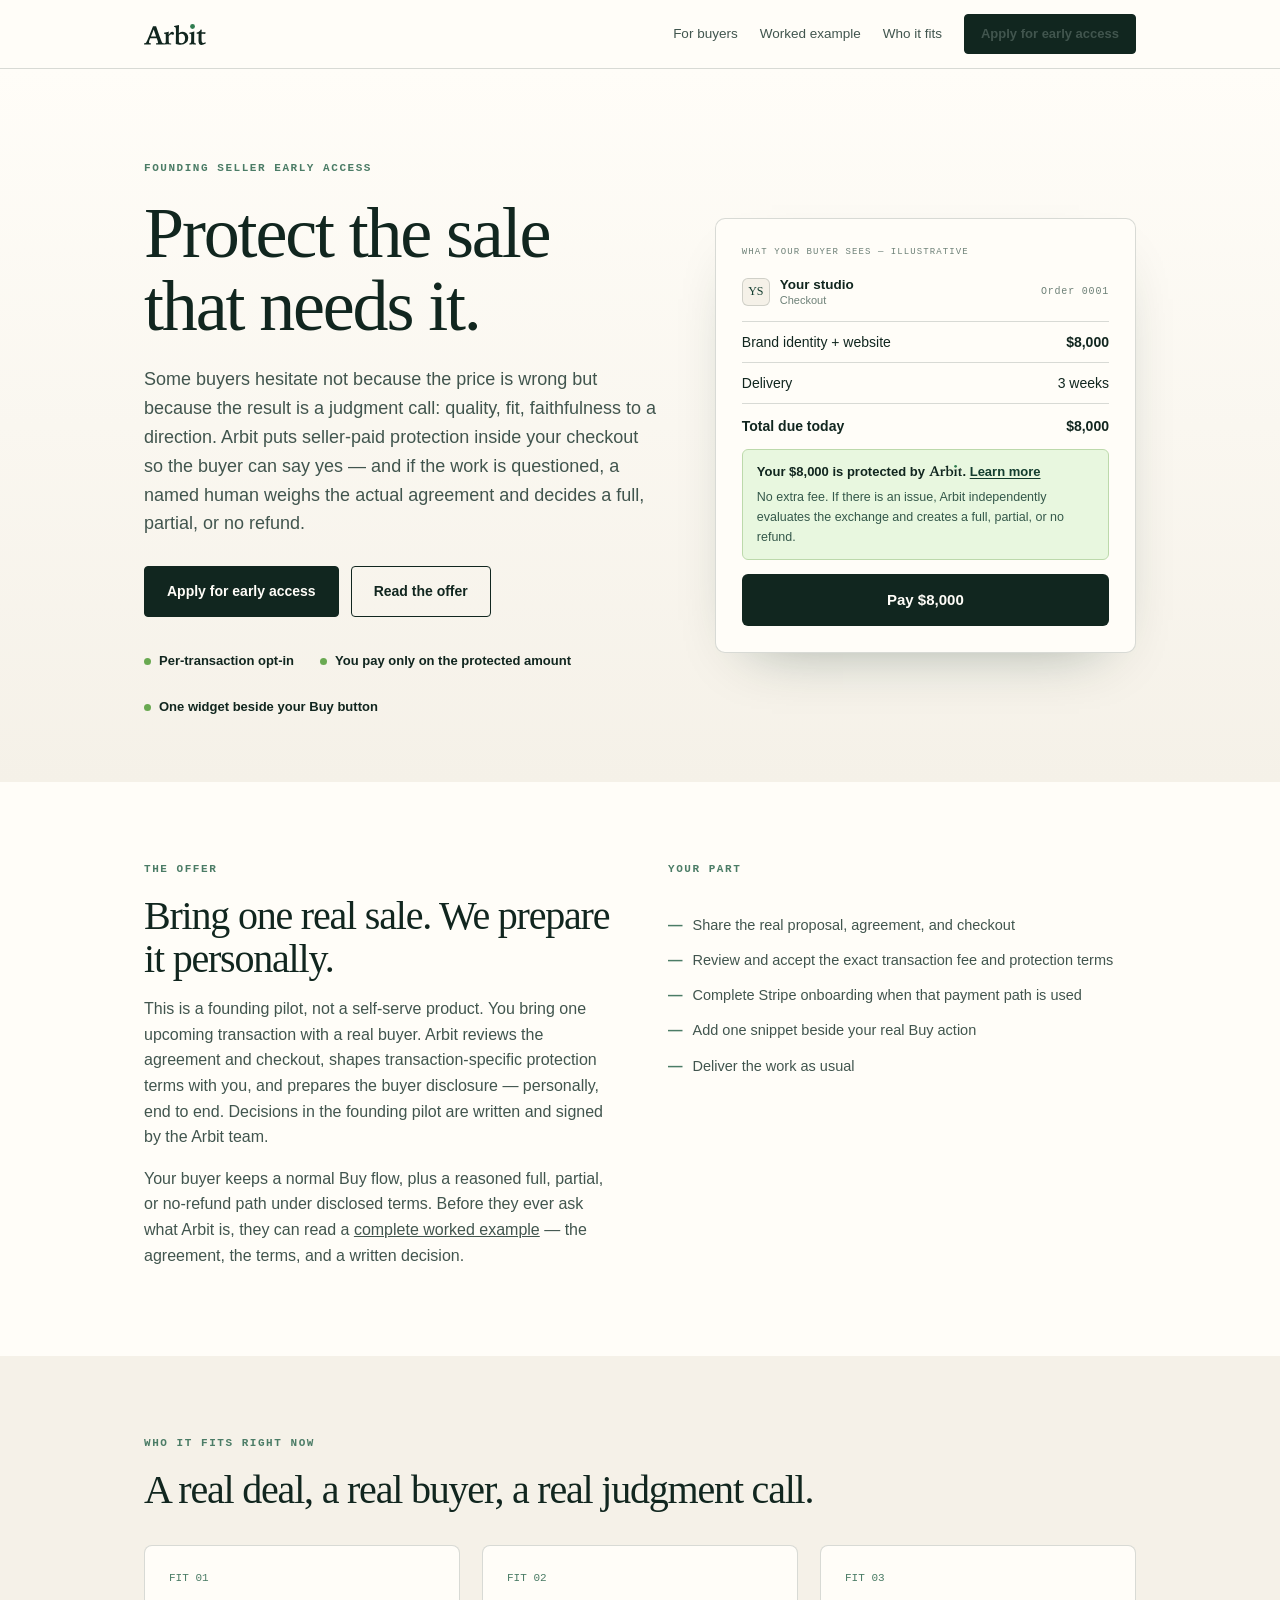
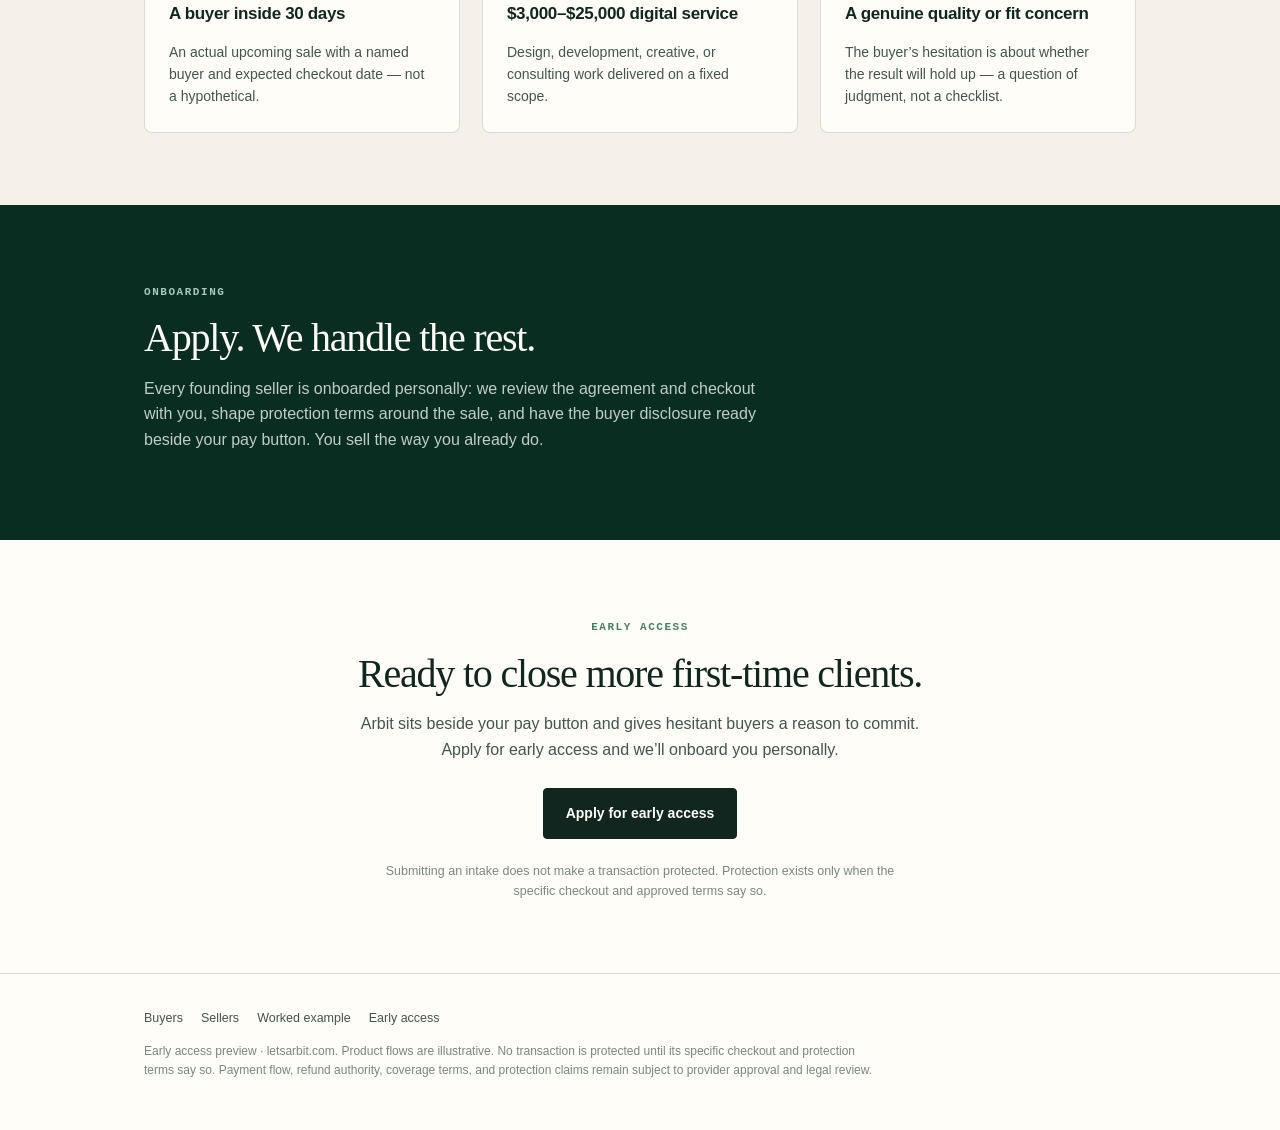
<file: sellers/index.html>
<!doctype html>
<html lang="en">
<head>
  <meta charset="utf-8" />
  <meta name="viewport" content="width=device-width, initial-scale=1" />
  <title>Arbit for sellers — Protect the sale that needs it</title>
  <meta name="description" content="Bring one real upcoming sale. Arbit prepares the first protected transaction personally: transaction-specific terms, a buyer disclosure inside your checkout, and a reasoned decision path." />
  <meta name="robots" content="noindex, nofollow" />
  <link rel="icon" href="/favicon.svg" type="image/svg+xml" />
  <link rel="stylesheet" href="/styles.css" />
  <meta property="og:type" content="website" />
  <meta property="og:title" content="Arbit for sellers — Protect the sale that needs it" />
  <meta property="og:description" content="Seller-paid protection inside your checkout, prepared personally around one real transaction." />
  <meta property="og:url" content="https://letsarbit.com/sellers/" />
  <meta property="og:image" content="https://letsarbit.com/og-checkout.png" />
  <meta name="twitter:card" content="summary_large_image" />
</head>
<body>
  <svg xmlns="http://www.w3.org/2000/svg" style="display: none" aria-hidden="true"><symbol id="arbit-wordmark" viewBox="-24 -1621 4901 1660"><path fill="currentColor" d="M743 -1194 525 -641Q563 -640 606 -640Q648 -639 719 -639Q801 -639 847 -640Q893 -640 933 -641ZM688 -1434H932Q1076 -1012 1206 -658Q1337 -305 1389 -188Q1411 -135 1444 -112Q1478 -90 1534 -90H1556V0Q1429 -6 1361 -8Q1293 -10 1247 -10Q1203 -10 1133 -8Q1063 -6 930 0V-90H948Q1027 -90 1055 -108Q1083 -126 1083 -172Q1083 -186 1080 -205Q1076 -224 1065 -258L983 -500Q926 -501 833 -502Q740 -504 717 -504Q674 -504 544 -501Q497 -500 471 -500L467 -490Q369 -251 369 -188Q369 -136 398 -113Q428 -90 496 -90H514V0Q400 -6 337 -8Q274 -10 233 -10Q199 -10 144 -8Q88 -6 -18 0V-90Q54 -90 97 -115Q140 -140 170 -199Q213 -277 364 -635Q515 -993 688 -1434Z M1938 -1030Q1931 -936 1927 -869Q1923 -802 1922 -752Q2011 -901 2075 -956Q2139 -1012 2215 -1012Q2268 -1012 2307 -973Q2346 -934 2346 -879Q2346 -828 2321 -798Q2297 -768 2256 -768Q2233 -768 2192 -784Q2151 -801 2127 -801Q2082 -801 2037 -767Q1992 -733 1932 -653Q1932 -621 1931 -555Q1930 -489 1930 -455V-344Q1930 -171 1961 -126Q1992 -82 2082 -82Q2088 -82 2101 -83Q2115 -84 2123 -84V0H2120Q1897 -14 1830 -14Q1777 -14 1561 -1H1541V-86H1568Q1643 -86 1670 -123Q1697 -160 1697 -299V-420V-637Q1697 -787 1678 -822Q1660 -858 1609 -858Q1603 -858 1587 -856Q1571 -853 1561 -852L1553 -932Q1648 -947 1743 -971Q1838 -995 1938 -1030Z M2747 -154Q2789 -130 2831 -118Q2873 -106 2917 -106Q3060 -106 3142 -202Q3224 -298 3224 -465Q3224 -642 3145 -747Q3067 -852 2935 -852Q2887 -852 2837 -836Q2788 -820 2735 -787Q2734 -732 2733 -675Q2733 -618 2733 -528Q2733 -343 2736 -264Q2739 -184 2747 -154ZM2747 -1550Q2739 -1365 2735 -1202Q2731 -1039 2731 -893Q2818 -956 2895 -986Q2972 -1016 3048 -1016Q3228 -1016 3352 -878Q3476 -740 3476 -537Q3476 -291 3304 -134Q3133 23 2855 23Q2760 23 2668 9Q2576 -5 2489 -33Q2495 -371 2498 -589Q2501 -807 2501 -905V-1032Q2501 -1259 2481 -1322Q2461 -1386 2405 -1386Q2401 -1386 2390 -1384Q2380 -1383 2362 -1381L2354 -1464Q2451 -1478 2548 -1499Q2646 -1520 2747 -1550Z M3954 -1024Q3948 -808 3944 -647Q3941 -486 3941 -383V-266Q3941 -149 3964 -116Q3988 -84 4054 -84Q4059 -84 4069 -85Q4080 -86 4087 -86V0Q3995 -6 3926 -9Q3857 -12 3812 -12Q3774 -12 3709 -9Q3645 -6 3556 0V-86H3577Q3705 -86 3706 -322Q3706 -360 3706 -381L3708 -594V-682Q3708 -794 3690 -826Q3672 -858 3620 -858Q3613 -858 3588 -856Q3577 -855 3571 -854L3556 -934Q3662 -948 3760 -970Q3858 -992 3954 -1024Z M4457 -1196 4545 -1171Q4539 -1115 4534 -1064Q4530 -1014 4529 -969Q4660 -969 4724 -971Q4788 -973 4842 -977L4816 -840Q4753 -845 4680 -848Q4608 -850 4529 -849Q4526 -717 4524 -624Q4523 -530 4523 -477Q4523 -258 4554 -192Q4586 -125 4666 -125Q4698 -125 4739 -138Q4780 -151 4832 -178L4871 -94Q4761 -32 4675 0Q4589 33 4533 33Q4405 33 4344 -48Q4283 -128 4283 -297Q4283 -330 4288 -514Q4294 -698 4294 -850Q4292 -850 4246 -848Q4201 -846 4140 -844V-940Q4256 -957 4334 -1020Q4413 -1084 4457 -1196Z"/><circle class="wm-dot" fill="var(--wm-dot, #2F7C4F)" cx="3813" cy="-1424" r="190"/></symbol></svg>
  <header class="site-header">
    <div class="shell">
      <a class="brand" href="/" aria-label="Arbit — home"><svg class="wordmark" aria-hidden="true"><use href="#arbit-wordmark"/></svg></a>
      <nav class="site-nav" aria-label="Site">
        <a href="/">For buyers</a>
        <a href="/example/">Worked example</a>
        <a href="#fit">Who it fits</a>
        <a class="button button-primary" href="https://docs.google.com/forms/d/e/1FAIpQLSddzPpp5G_iaAzsoIk1pNGUEjAHXrJcm-jDqN_BKtw1jYi1hw/viewform" target="_blank" rel="noopener">Apply for early access</a>
      </nav>
    </div>
  </header>

  <main>
    <section class="hero">
      <div class="shell hero-grid">
        <div>
          <span class="kicker">Founding seller early access</span>
          <h1>Protect the sale that needs it.</h1>
          <p class="lede">Some buyers hesitate not because the price is wrong but because the result is a judgment call: quality, fit, faithfulness to a direction. Arbit puts seller-paid protection inside your checkout so the buyer can say yes — and if the work is questioned, a named human weighs the actual agreement and decides a full, partial, or no refund.</p>
          <div class="hero-ctas">
            <a class="button button-primary" href="https://docs.google.com/forms/d/e/1FAIpQLSddzPpp5G_iaAzsoIk1pNGUEjAHXrJcm-jDqN_BKtw1jYi1hw/viewform" target="_blank" rel="noopener">Apply for early access</a>
            <a class="button button-ghost" href="#offer">Read the offer</a>
          </div>
          <ul class="assurances">
            <li>Per-transaction opt-in</li>
            <li>You pay only on the protected amount</li>
            <li>One widget beside your Buy button</li>
          </ul>
        </div>
        <div class="checkout-card" aria-label="What your buyer sees">
          <span class="demo-tag">What your buyer sees — illustrative</span>
          <div class="merchant-row">
            <span class="merchant-avatar" aria-hidden="true">YS</span>
            <div class="merchant-meta">
              <strong>Your studio</strong>
              <span>Checkout</span>
            </div>
            <span class="order-num">Order 0001</span>
          </div>
          <div class="order-row"><span>Brand identity + website</span><strong>$8,000</strong></div>
          <div class="order-row"><span>Delivery</span><span>3 weeks</span></div>
          <div class="order-row total"><span>Total due today</span><strong>$8,000</strong></div>
          <div class="protection-slot">
            <div class="protection-clip">
              <div class="protection-strip">
                <p class="protection-line">Your $8,000 is protected by <svg class="wordmark" role="img" aria-label="Arbit"><use href="#arbit-wordmark"/></svg>. <button class="protection-learn" type="button" data-arbit-learn>Learn more</button></p>
                <p class="protection-sub">No extra fee. If there is an issue, Arbit independently evaluates the exchange and creates a full, partial, or no refund.</p>
              </div>
            </div>
          </div>
          <span class="buy-button" role="presentation">Pay $8,000</span>
        </div>

        <dialog class="arbit-modal" id="arbit-modal" aria-labelledby="arbit-modal-title">
          <div class="modal-body">
            <div class="modal-head">
              <span class="modal-lockup">
                <svg class="wordmark" role="img" aria-label="Arbit"><use href="#arbit-wordmark"/></svg>
                <span class="modal-merchant">Your studio</span>
              </span>
              <form method="dialog"><button class="modal-close" aria-label="Close">×</button></form>
            </div>
            <h3 class="modal-title" id="arbit-modal-title">This purchase is protected.</h3>
            <p class="modal-sub">The seller pays for Arbit protection on this order. The buyer’s price does not change.</p>
            <p class="modal-coverage">Protection on this $8,000 purchase</p>
            <ul class="modal-points">
              <li><strong>Attached to the purchase.</strong> The agreement, price, and delivery terms are on record before the buyer pays.</li>
              <li><strong>Independent review.</strong> If there is a problem, Arbit weighs what the buyer and seller agreed to, the context, and what was delivered.</li>
              <li><strong>Reasoned outcome.</strong> The decision may return all, some, or none of the purchase amount — with the reasoning in writing.</li>
            </ul>
            <form method="dialog"><button class="button button-primary modal-cta">Continue to checkout</button></form>
            <p class="modal-fine">Plain terms, no asterisks: the full protection terms are shown before the buyer pays. This preview is illustrative — no transaction is protected until its specific checkout and approved terms say so.</p>
          </div>
        </dialog>
      </div>
    </section>

    <section class="band" id="offer">
      <div class="shell split">
        <div>
          <span class="kicker">The offer</span>
          <h2>Bring one real sale. We prepare it personally.</h2>
          <p>This is a founding pilot, not a self-serve product. You bring one upcoming transaction with a real buyer. Arbit reviews the agreement and checkout, shapes transaction-specific protection terms with you, and prepares the buyer disclosure — personally, end to end. Decisions in the founding pilot are written and signed by the Arbit team.</p>
          <p>Your buyer keeps a normal Buy flow, plus a reasoned full, partial, or no-refund path under disclosed terms. Before they ever ask what Arbit is, they can read a <a href="/example/">complete worked example</a> — the agreement, the terms, and a written decision.</p>
        </div>
        <div>
          <span class="kicker">Your part</span>
          <ul class="checklist" style="margin-top: 34px;">
            <li>Share the real proposal, agreement, and checkout</li>
            <li>Review and accept the exact transaction fee and protection terms</li>
            <li>Complete Stripe onboarding when that payment path is used</li>
            <li>Add one snippet beside your real Buy action</li>
            <li>Deliver the work as usual</li>
          </ul>
        </div>
      </div>
    </section>

    <section class="band alt" id="fit">
      <div class="shell">
        <span class="kicker">Who it fits right now</span>
        <h2>A real deal, a real buyer, a real judgment call.</h2>
        <div class="step-grid">
          <div class="step">
            <span class="num">FIT 01</span>
            <h3>A buyer inside 30 days</h3>
            <p>An actual upcoming sale with a named buyer and expected checkout date — not a hypothetical.</p>
          </div>
          <div class="step">
            <span class="num">FIT 02</span>
            <h3>$3,000–$25,000 digital service</h3>
            <p>Design, development, creative, or consulting work delivered on a fixed scope.</p>
          </div>
          <div class="step">
            <span class="num">FIT 03</span>
            <h3>A genuine quality or fit concern</h3>
            <p>The buyer’s hesitation is about whether the result will hold up — a question of judgment, not a checklist.</p>
          </div>
        </div>
      </div>
    </section>

    <section class="band deep">
      <div class="shell">
        <span class="kicker">Onboarding</span>
        <h2>Apply. We handle the rest.</h2>
        <p style="max-width: 40em;">Every founding seller is onboarded personally: we review the agreement and checkout with you, shape protection terms around the sale, and have the buyer disclosure ready beside your pay button. You sell the way you already do.</p>
      </div>
    </section>

    <section class="band">
      <div class="shell cta-panel">
        <span class="kicker">Early access</span>
        <h2>Ready to close more first-time clients.</h2>
        <p>Arbit sits beside your pay button and gives hesitant buyers a reason to commit. Apply for early access and we’ll onboard you personally.</p>
        <a class="button button-primary" href="https://docs.google.com/forms/d/e/1FAIpQLSddzPpp5G_iaAzsoIk1pNGUEjAHXrJcm-jDqN_BKtw1jYi1hw/viewform" target="_blank" rel="noopener">Apply for early access</a>
        <p class="fine" style="margin: 22px auto 0;">Submitting an intake does not make a transaction protected. Protection exists only when the specific checkout and approved terms say so.</p>
      </div>
    </section>
  </main>

  <footer class="site-footer">
    <div class="shell">
      <div class="foot-nav">
        <a href="/">Buyers</a>
        <a href="/sellers/">Sellers</a>
        <a href="/example/">Worked example</a>
        <a href="https://docs.google.com/forms/d/e/1FAIpQLSddzPpp5G_iaAzsoIk1pNGUEjAHXrJcm-jDqN_BKtw1jYi1hw/viewform" target="_blank" rel="noopener">Early access</a>
      </div>
      <p>Early access preview · letsarbit.com. Product flows are illustrative. No transaction is protected until its specific checkout and protection terms say so. Payment flow, refund authority, coverage terms, and protection claims remain subject to provider approval and legal review.</p>
    </div>
  </footer>
  <script>
    (() => {
      const modal = document.getElementById('arbit-modal');
      if (!modal) return;
      document.querySelectorAll('[data-arbit-learn]').forEach((b) => b.addEventListener('click', () => modal.showModal()));
      modal.addEventListener('click', (e) => { if (e.target === modal) modal.close(); });
    })();
  </script>
</body>
</html>
</file>
<file: styles.css>
:root {
  --ink: #11261f;
  --ink-soft: #41554e;
  --forest: #123c2e;
  --forest-deep: #0a2d22;
  --green: #b9f397;
  --green-bright: #c9ffa7;
  --mint: #e8f7df;
  --paper: #f5f1e8;
  --white: #fffdf8;
  --line: rgba(17, 38, 31, 0.16);
  --mono: ui-monospace, "SF Mono", "Cascadia Mono", Menlo, monospace;
}

* { box-sizing: border-box; }
html { scroll-behavior: smooth; }
body {
  margin: 0;
  color: var(--ink);
  background: var(--white);
  font: 16px/1.6 -apple-system, BlinkMacSystemFont, "Segoe UI", Helvetica, Arial, sans-serif;
  -webkit-font-smoothing: antialiased;
}

.shell { max-width: 1040px; margin: 0 auto; padding: 0 24px; }

.kicker {
  font-family: var(--mono);
  font-size: 11px;
  font-weight: 650;
  letter-spacing: 0.14em;
  color: #4b7c66;
  text-transform: uppercase;
}

h1, h2, .display { font-family: Georgia, "Times New Roman", serif; font-weight: 400; letter-spacing: -0.03em; }
h1 { font-size: clamp(40px, 7vw, 72px); line-height: 1.02; margin: 18px 0 22px; }
h2 { font-size: clamp(28px, 4vw, 40px); line-height: 1.08; margin: 14px 0 16px; }
h3 { font-size: 17px; margin: 0 0 8px; letter-spacing: -0.02em; }
p { color: var(--ink-soft); }

a { color: inherit; }

/* Header */
.site-header { border-bottom: 1px solid var(--line); background: var(--white); }
.site-header .shell { display: flex; align-items: center; justify-content: space-between; min-height: 68px; }
.brand { display: flex; align-items: center; gap: 10px; font-weight: 700; text-decoration: none; font-size: 15px; }
.brand-mark {
  width: 28px; height: 28px; display: grid; place-items: center;
  background: var(--forest-deep); color: var(--green); border-radius: 6px;
  font-family: Georgia, serif; font-size: 16px;
}

/* Arbit wordmark (inline SVG symbol #arbit-wordmark; letters take currentColor) */
.wordmark { display: inline-block; aspect-ratio: 4901 / 1660; width: auto; }
.brand .wordmark { height: 21px; display: block; }
.site-nav { display: flex; align-items: center; gap: 22px; font-size: 13.5px; }
.site-nav a { text-decoration: none; color: var(--ink-soft); }
.site-nav a:hover { color: var(--ink); }

/* Buttons */
.button {
  display: inline-block; padding: 13px 22px; border-radius: 4px;
  font-size: 14px; font-weight: 650; text-decoration: none; border: 1px solid var(--ink);
  transition: background 0.15s ease, color 0.15s ease;
}
.button-primary { background: var(--ink); color: var(--white); }
.button-primary:hover { background: var(--forest); border-color: var(--forest); }
.button-ghost { background: transparent; color: var(--ink); }
.button-ghost:hover { background: var(--mint); }
.site-nav .button { padding: 9px 16px; font-size: 13px; }

/* Hero */
.hero { padding: 84px 0 64px; background: linear-gradient(180deg, var(--white) 0%, var(--paper) 100%); }
.hero-grid { display: grid; grid-template-columns: 1.1fr 0.9fr; gap: 56px; align-items: center; }
.hero p.lede { font-size: 18px; max-width: 34em; }
.hero-ctas { display: flex; gap: 12px; flex-wrap: wrap; margin: 28px 0 34px; }
.assurances { display: flex; gap: 26px; flex-wrap: wrap; padding: 0; margin: 0; list-style: none; }
.assurances li { font-size: 13px; font-weight: 650; display: flex; align-items: center; gap: 8px; }
.assurances li::before { content: ""; width: 7px; height: 7px; border-radius: 50%; background: #69a951; }

/* Illustrative checkout card */
.checkout-card {
  position: relative;
  background: var(--white); border: 1px solid var(--line); border-radius: 10px;
  padding: 26px; box-shadow: 0 24px 60px -36px rgba(10, 45, 34, 0.45);
}
.checkout-card .demo-tag {
  font-family: var(--mono); font-size: 9px; letter-spacing: 0.12em; color: #6e8178;
  text-transform: uppercase; display: block; margin-bottom: 16px;
}
.merchant-row { display: flex; align-items: center; gap: 10px; padding-bottom: 13px; border-bottom: 1px solid var(--line); }
.merchant-avatar {
  width: 28px; height: 28px; display: grid; place-items: center; flex: none;
  background: var(--paper); border: 1px solid var(--line); border-radius: 6px;
  font-family: Georgia, serif; font-size: 12px; color: var(--forest);
}
.merchant-meta { display: flex; flex-direction: column; line-height: 1.3; }
.merchant-meta strong { font-size: 13.5px; font-weight: 650; }
.merchant-meta span { font-size: 11px; color: #6e8178; }
.merchant-row .order-num { margin-left: auto; font-family: var(--mono); font-size: 10px; letter-spacing: 0.08em; color: #6e8178; }
.order-row { display: flex; justify-content: space-between; font-size: 14px; padding: 9px 0; border-bottom: 1px solid var(--line); }
.order-row strong { font-weight: 650; }
.order-row.total { border-bottom: 0; padding-top: 11px; }
.order-row.total span { font-weight: 650; color: var(--ink); }

/* Arbit protection element — eases into the checkout when the seller turns it on */
.protection-slot { display: grid; grid-template-rows: 1fr; animation: protection-reveal 0.9s cubic-bezier(0.2, 0.7, 0.2, 1) 1.1s both; }
.protection-clip { overflow: hidden; min-height: 0; }
.protection-strip {
  margin: 2px 0 14px; padding: 12px 14px; background: var(--mint); border: 1px solid #bcd9ab; border-radius: 6px;
  font-size: 13px;
}
.protection-line { margin: 0; font-size: 13px; font-weight: 650; color: var(--ink); line-height: 1.55; }
.protection-line .wordmark { height: 11.5px; vertical-align: -0.5px; }
.protection-learn {
  background: none; border: 0; padding: 0; font: inherit; font-weight: 650;
  color: var(--forest); text-decoration: underline; text-underline-offset: 2px; cursor: pointer;
}
.protection-learn:hover { color: var(--forest-deep); }
.protection-sub { margin: 5px 0 0; font-size: 12.5px; font-weight: 400; color: #34584a; }
.buy-button {
  width: 100%; padding: 14px; border: 0; border-radius: 6px; margin-top: 0;
  background: var(--ink); color: var(--white); font-size: 15px; font-weight: 700;
  display: block; text-align: center; text-decoration: none;
}

@keyframes protection-reveal {
  from { grid-template-rows: 0fr; opacity: 0; }
  to { grid-template-rows: 1fr; opacity: 1; }
}
@media (prefers-reduced-motion: reduce) {
  .protection-slot { animation: none; }
}

/* "Learn more" modal — plain-language protection terms */
.arbit-modal {
  border: 1px solid var(--line); border-radius: 10px; padding: 0;
  width: min(430px, calc(100vw - 32px));
  background: var(--white); color: var(--ink);
  box-shadow: 0 32px 80px -32px rgba(10, 45, 34, 0.55);
}
.arbit-modal::backdrop { background: rgba(10, 45, 34, 0.34); }
.modal-body { padding: 22px 24px 24px; }
.modal-head { display: flex; align-items: center; justify-content: space-between; margin-bottom: 18px; }
.modal-lockup { display: flex; align-items: center; gap: 10px; }
.modal-lockup .wordmark { height: 17px; }
.modal-merchant { font-size: 12.5px; color: var(--ink-soft); border-left: 1px solid var(--line); padding-left: 10px; }
.modal-head form { margin: 0; }
.modal-close {
  background: none; border: 0; padding: 2px 6px; font-size: 22px; line-height: 1;
  color: var(--ink-soft); cursor: pointer;
}
.modal-close:hover { color: var(--ink); }
.modal-title { font-family: Georgia, "Times New Roman", serif; font-weight: 400; letter-spacing: -0.02em; font-size: 24px; margin: 0 0 8px; }
.modal-sub { margin: 0 0 16px; font-size: 14px; }
.modal-coverage {
  font-family: var(--mono); font-size: 10.5px; font-weight: 650; letter-spacing: 0.12em;
  text-transform: uppercase; color: #4b7c66; margin: 0 0 10px;
}
.modal-points { list-style: none; margin: 0 0 18px; padding: 0; display: grid; gap: 10px; }
.modal-points li { font-size: 13.5px; line-height: 1.5; color: var(--ink-soft); padding: 11px 13px; background: var(--paper); border: 1px solid var(--line); border-radius: 6px; }
.modal-points strong { color: var(--ink); font-weight: 650; }
.modal-cta { width: 100%; text-align: center; font-family: inherit; cursor: pointer; }
.modal-fine { margin: 14px 0 0; font-size: 11.5px; line-height: 1.55; color: #7a8781; }

/* Sections */
section.band { padding: 72px 0; }
section.band.alt { background: var(--paper); }
section.band.deep { background: var(--forest-deep); color: var(--white); }
section.band.deep h2 { color: var(--white); }
section.band.deep p { color: #c0cec8; }
section.band.deep .kicker { color: #a9c8ba; }

.step-grid, .card-grid { display: grid; grid-template-columns: repeat(3, 1fr); gap: 22px; margin-top: 34px; }
.step, .card {
  background: var(--white); border: 1px solid var(--line); border-radius: 8px; padding: 24px;
}
.deep .card { background: rgba(255, 253, 248, 0.06); border-color: rgba(255, 253, 248, 0.16); }
.deep .card h3 { color: var(--white); }
.deep .card p { color: #c0cec8; }
.step .num {
  font-family: var(--mono); font-size: 11px; color: #4b7c66; display: block; margin-bottom: 12px;
}
.step p, .card p { font-size: 14px; margin-bottom: 0; }

.split { display: grid; grid-template-columns: 1fr 1fr; gap: 56px; align-items: start; }
.checklist { list-style: none; padding: 0; margin: 22px 0 0; display: grid; gap: 12px; }
.checklist li { display: flex; gap: 10px; font-size: 14.5px; color: var(--ink-soft); }
.checklist li::before { content: "—"; color: #4b7c66; font-weight: 700; }

.fine {
  font-size: 12.5px; color: #7a8781; max-width: 44em;
}
.deep .fine { color: #8eaaa0; }

/* CTA band */
.cta-panel { text-align: center; max-width: 640px; margin: 0 auto; }
.cta-panel .button { margin-top: 10px; }

/* Footer */
.site-footer { border-top: 1px solid var(--line); padding: 34px 0 44px; background: var(--white); }
.site-footer p { font-size: 12px; color: #7a8781; max-width: 62em; margin: 6px 0; }
.site-footer .foot-nav { display: flex; gap: 18px; font-size: 12.5px; margin-bottom: 14px; }
.site-footer .foot-nav a { color: var(--ink-soft); text-decoration: none; }

@media (max-width: 860px) {
  .hero { padding: 56px 0 48px; }
  .hero-grid, .split { grid-template-columns: 1fr; gap: 36px; }
  .step-grid, .card-grid { grid-template-columns: 1fr; }
  section.band { padding: 56px 0; }
}

@media (max-width: 640px) {
  .site-nav a:not(.button) { display: none; }
}

/* Worked example & decision record */
.page-title { font-size: clamp(34px, 5.4vw, 56px); }

.fact-grid { display: grid; grid-template-columns: repeat(4, 1fr); gap: 18px; margin-top: 34px; }
.fact-grid .card p { font-size: 13.5px; }

.sample-tag {
  font-family: var(--mono); font-size: 9px; letter-spacing: 0.12em; color: #6e8178;
  text-transform: uppercase; display: block; margin-bottom: 16px;
}
.record-card {
  background: var(--white); border: 1px solid var(--line); border-radius: 10px;
  padding: 26px; box-shadow: 0 24px 60px -36px rgba(10, 45, 34, 0.45);
}
section.band.deep .record-card { color: var(--ink); }
section.band.deep .record-card p { color: var(--ink-soft); }
section.band.deep .record-card h3 { color: #4b7c66; }
section.band.deep .record-card .record-quote { color: var(--ink); }
.record-card h3 { font-family: var(--mono); font-size: 11px; font-weight: 650; letter-spacing: 0.12em; text-transform: uppercase; color: #4b7c66; margin: 18px 0 6px; }
.record-head {
  display: flex; justify-content: space-between; align-items: baseline; gap: 12px;
  padding-bottom: 12px; border-bottom: 1px solid var(--line);
}
.record-title { font-family: Georgia, "Times New Roman", serif; font-size: 19px; letter-spacing: -0.02em; }
.pill {
  font-family: var(--mono); font-size: 10px; font-weight: 650; letter-spacing: 0.1em; text-transform: uppercase;
  padding: 5px 10px; border-radius: 999px; background: var(--mint); color: var(--forest);
  border: 1px solid #bcd9ab; white-space: nowrap;
}
.record-quote {
  font-family: Georgia, "Times New Roman", serif; font-size: 15px; line-height: 1.55; color: var(--ink);
  border-left: 3px solid #69a951; padding-left: 14px; margin: 14px 0;
}
.remedy-row {
  display: flex; justify-content: space-between; gap: 12px; padding: 11px 14px; margin-top: 8px;
  border-radius: 6px; background: var(--mint); border: 1px solid #bcd9ab; font-size: 14px;
}
.remedy-row strong { font-weight: 700; }
.remedy-row.muted { background: transparent; border-color: var(--line); color: var(--ink-soft); }
.sig {
  font-family: Georgia, "Times New Roman", serif; font-style: italic; font-size: 13.5px; color: var(--ink-soft);
  margin: 16px 0 0; padding-top: 12px; border-top: 1px solid var(--line);
}
.record-meta { display: grid; grid-template-columns: 1fr 1fr; gap: 0 28px; margin: 4px 0 6px; padding: 0; list-style: none; }
.record-meta li { display: flex; justify-content: space-between; gap: 14px; font-size: 13px; padding: 9px 0; border-bottom: 1px dashed var(--line); }
.record-meta span { color: var(--ink-soft); }
.record-meta strong { font-weight: 650; text-align: right; }
.findings { list-style: none; counter-reset: f; padding: 0; margin: 6px 0 0; display: grid; gap: 12px; }
.findings li { counter-increment: f; display: grid; grid-template-columns: 30px 1fr; gap: 12px; font-size: 14px; color: var(--ink-soft); }
.findings li::before { content: counter(f, decimal-leading-zero); font-family: var(--mono); font-size: 11px; color: #4b7c66; padding-top: 3px; }

.timeline { list-style: none; padding: 0; margin: 30px 0 0; }
.timeline li { display: grid; grid-template-columns: 150px 1fr; gap: 18px; padding: 13px 0; border-bottom: 1px solid var(--line); font-size: 14.5px; color: var(--ink-soft); }
.timeline .date { font-family: var(--mono); font-size: 11.5px; letter-spacing: 0.04em; color: #4b7c66; padding-top: 3px; white-space: nowrap; }

.terms-list { list-style: none; counter-reset: t; padding: 0; margin: 30px 0 0; display: grid; grid-template-columns: 1fr 1fr; gap: 18px 26px; }
.terms-list li { counter-increment: t; background: var(--white); border: 1px solid var(--line); border-radius: 8px; padding: 18px; font-size: 13.5px; color: var(--ink-soft); }
.terms-list li::before { content: counter(t, decimal-leading-zero); font-family: var(--mono); font-size: 11px; color: #4b7c66; display: block; margin-bottom: 8px; }
.terms-list strong { display: block; color: var(--ink); margin-bottom: 4px; font-size: 14px; }

.direction-quote {
  background: var(--paper); border-left: 3px solid #69a951; border-radius: 0 6px 6px 0;
  padding: 16px 20px; margin: 22px 0 0;
  font-family: Georgia, "Times New Roman", serif; font-size: 15.5px; line-height: 1.55; color: var(--ink);
}
.alt .direction-quote { background: var(--white); }

@media (max-width: 860px) {
  .terms-list, .record-meta { grid-template-columns: 1fr; }
  .timeline li { grid-template-columns: 96px 1fr; }
  .fact-grid { grid-template-columns: 1fr 1fr; }
}

@media (max-width: 560px) {
  .fact-grid { grid-template-columns: 1fr; }
}
</file>
